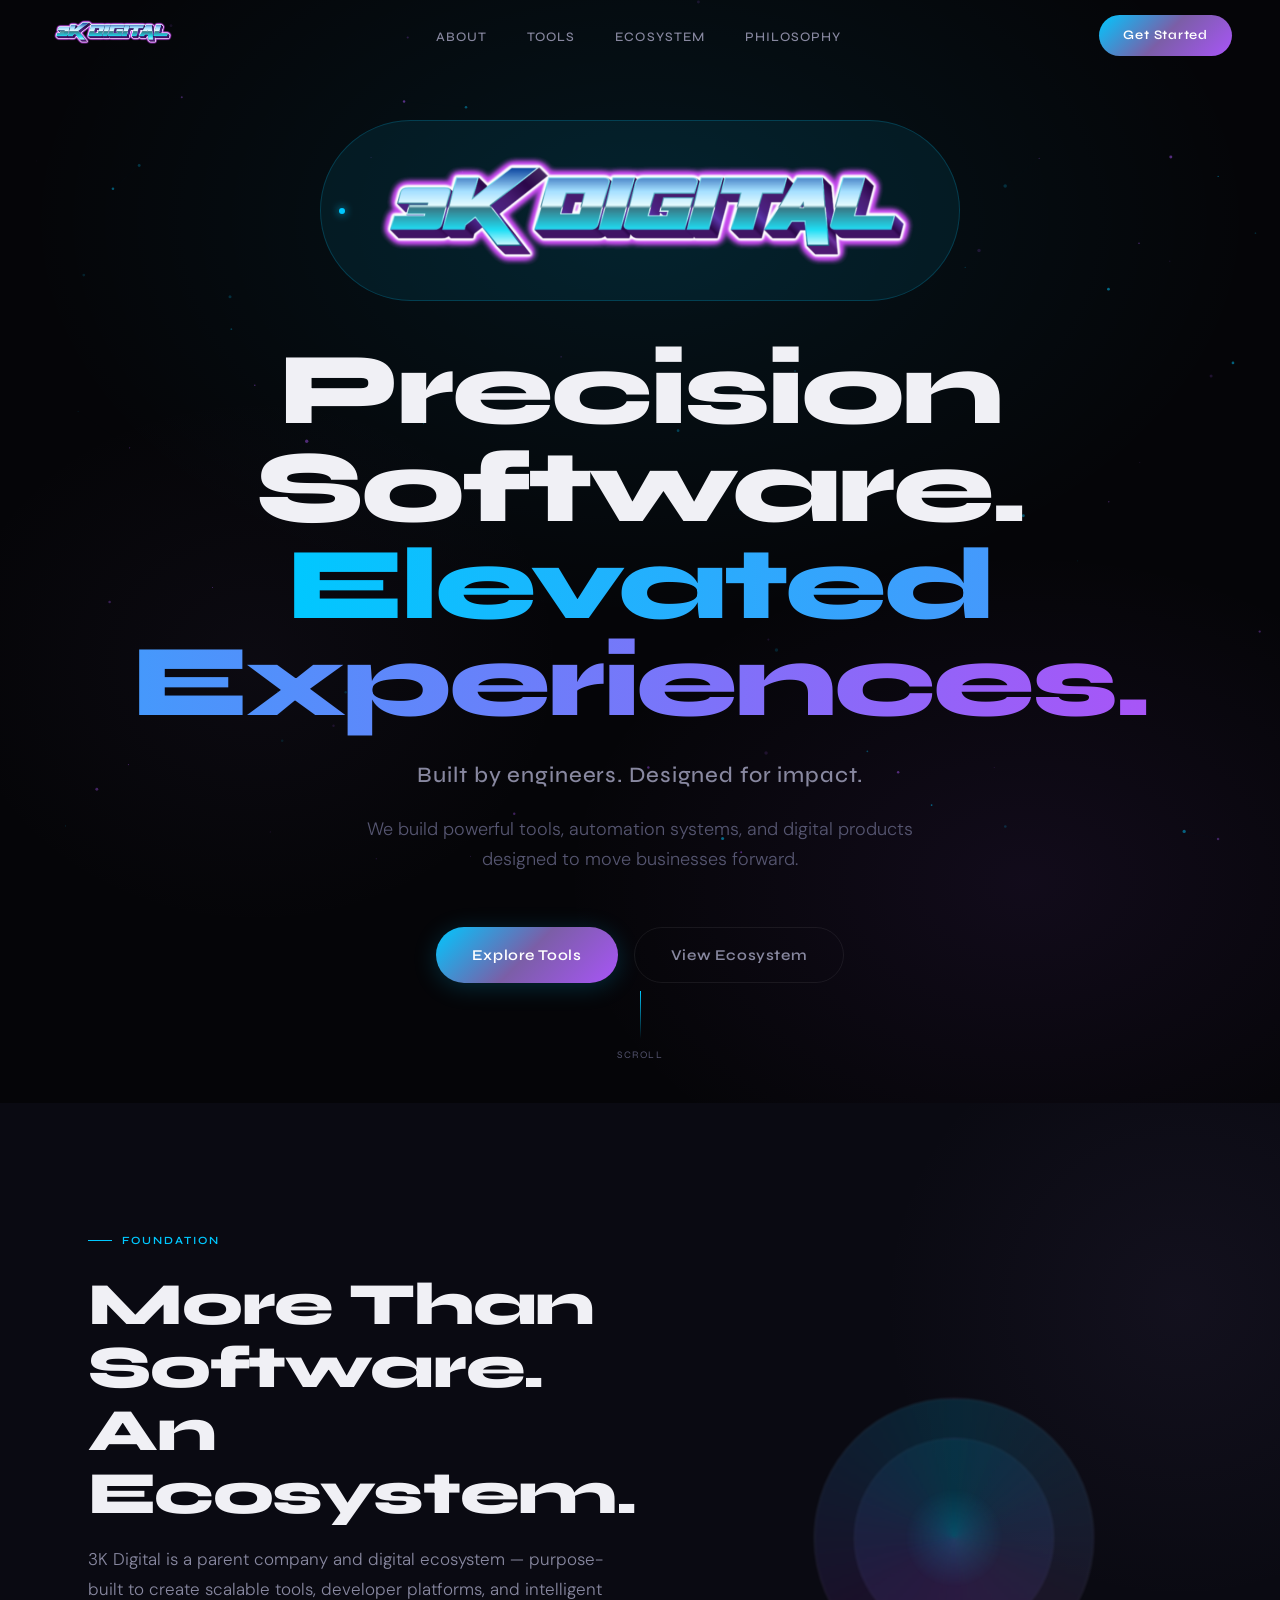
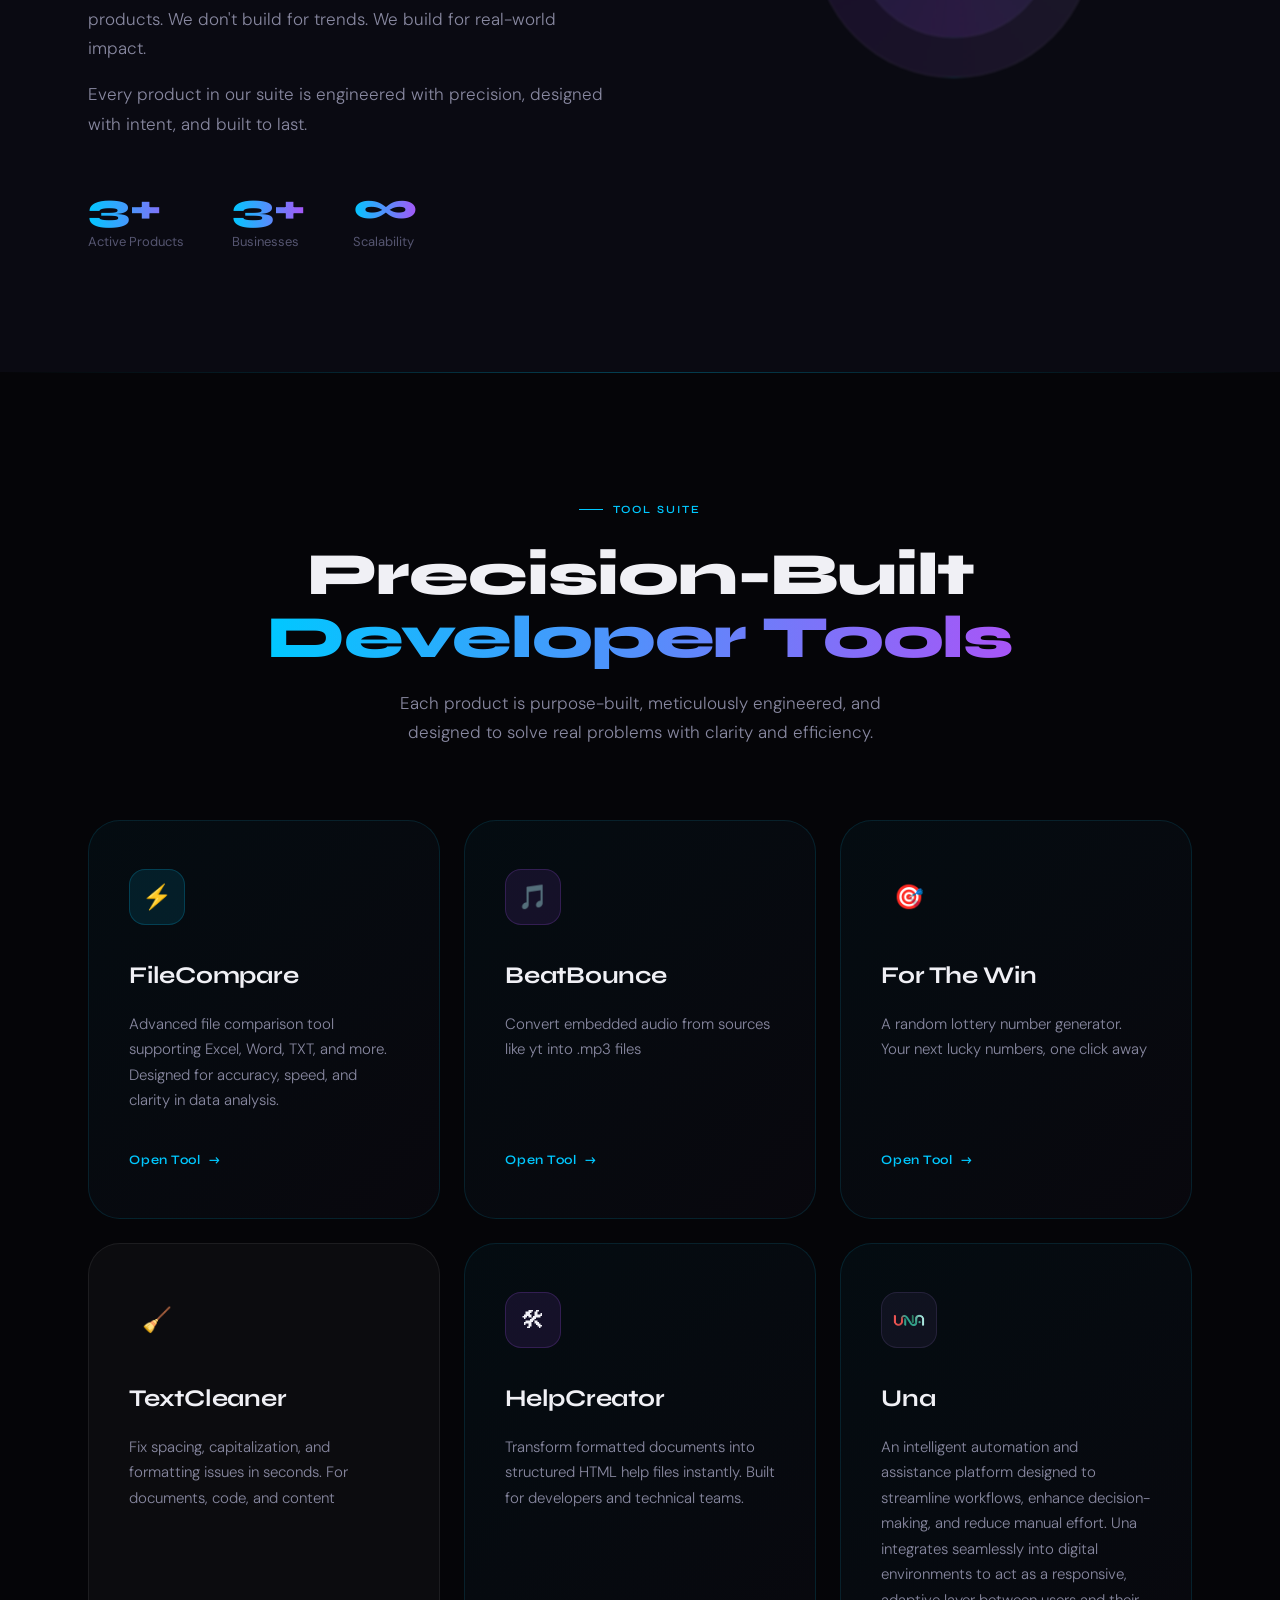
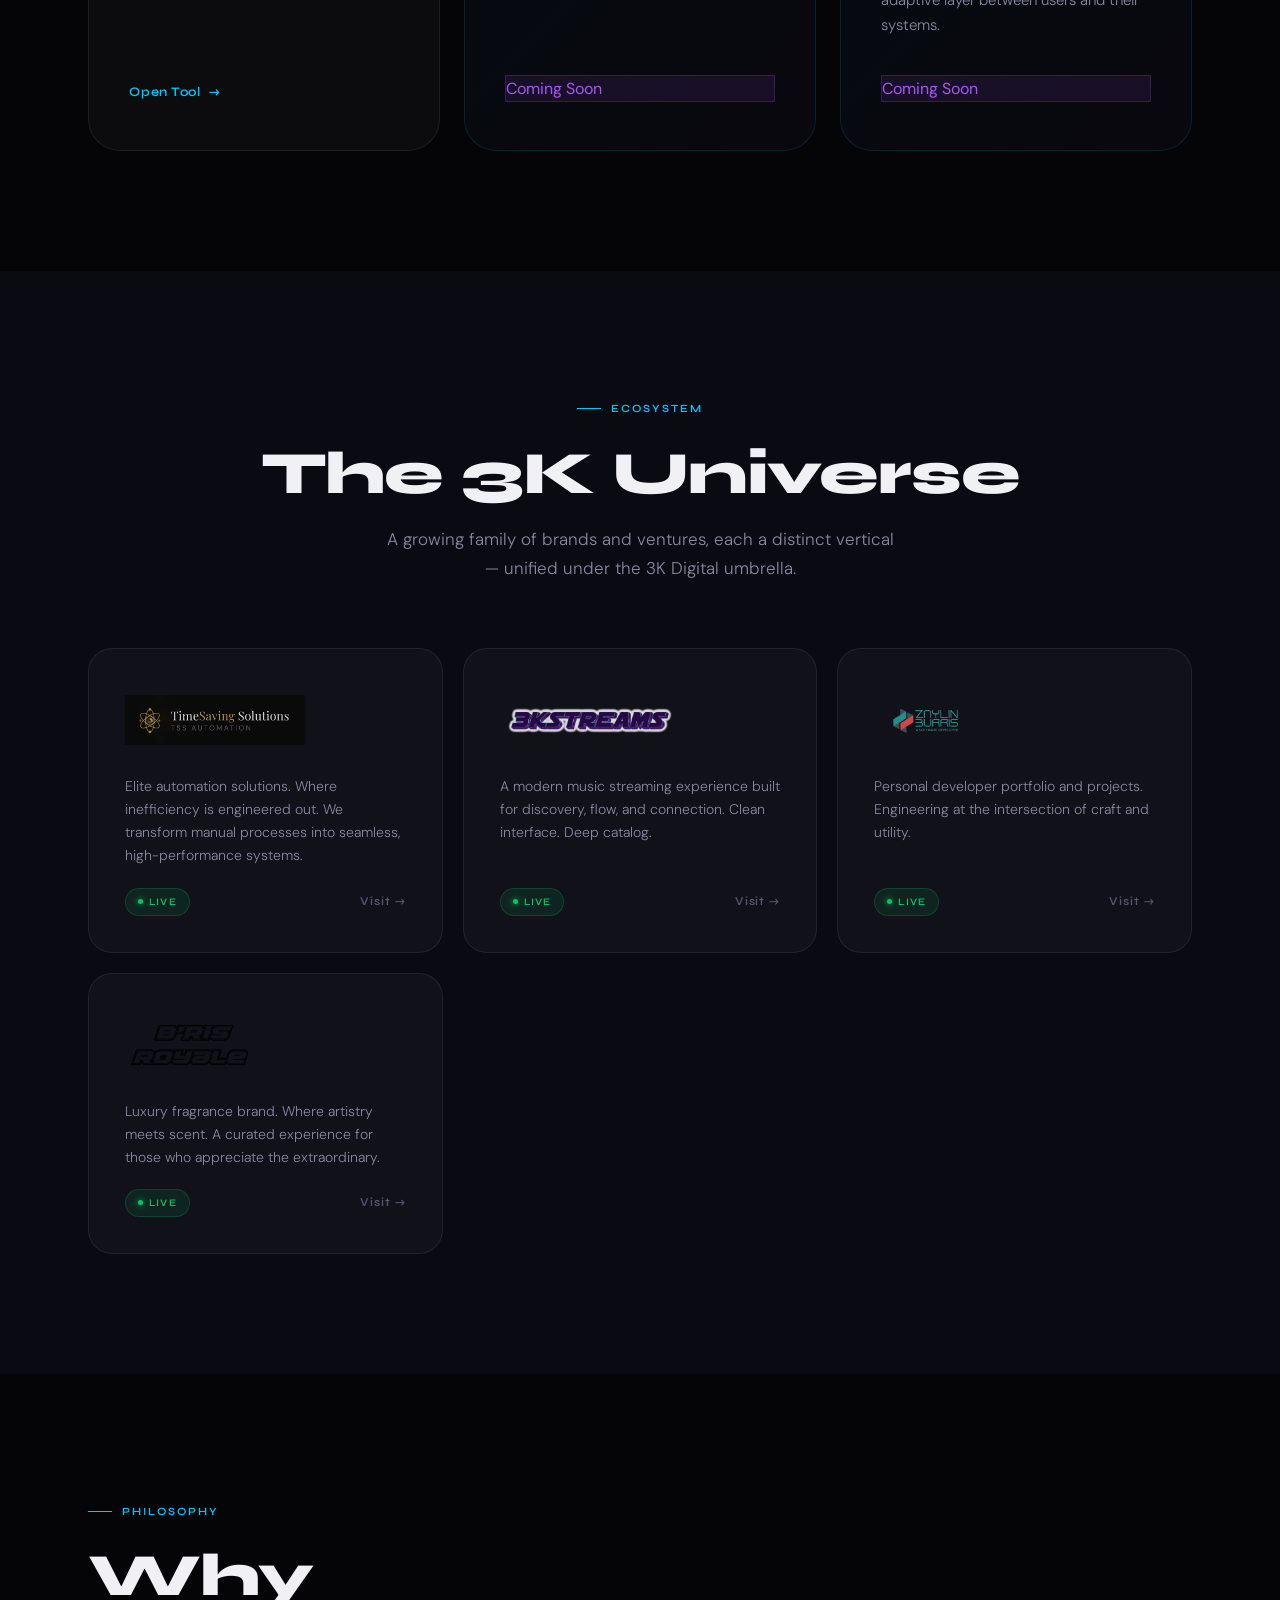
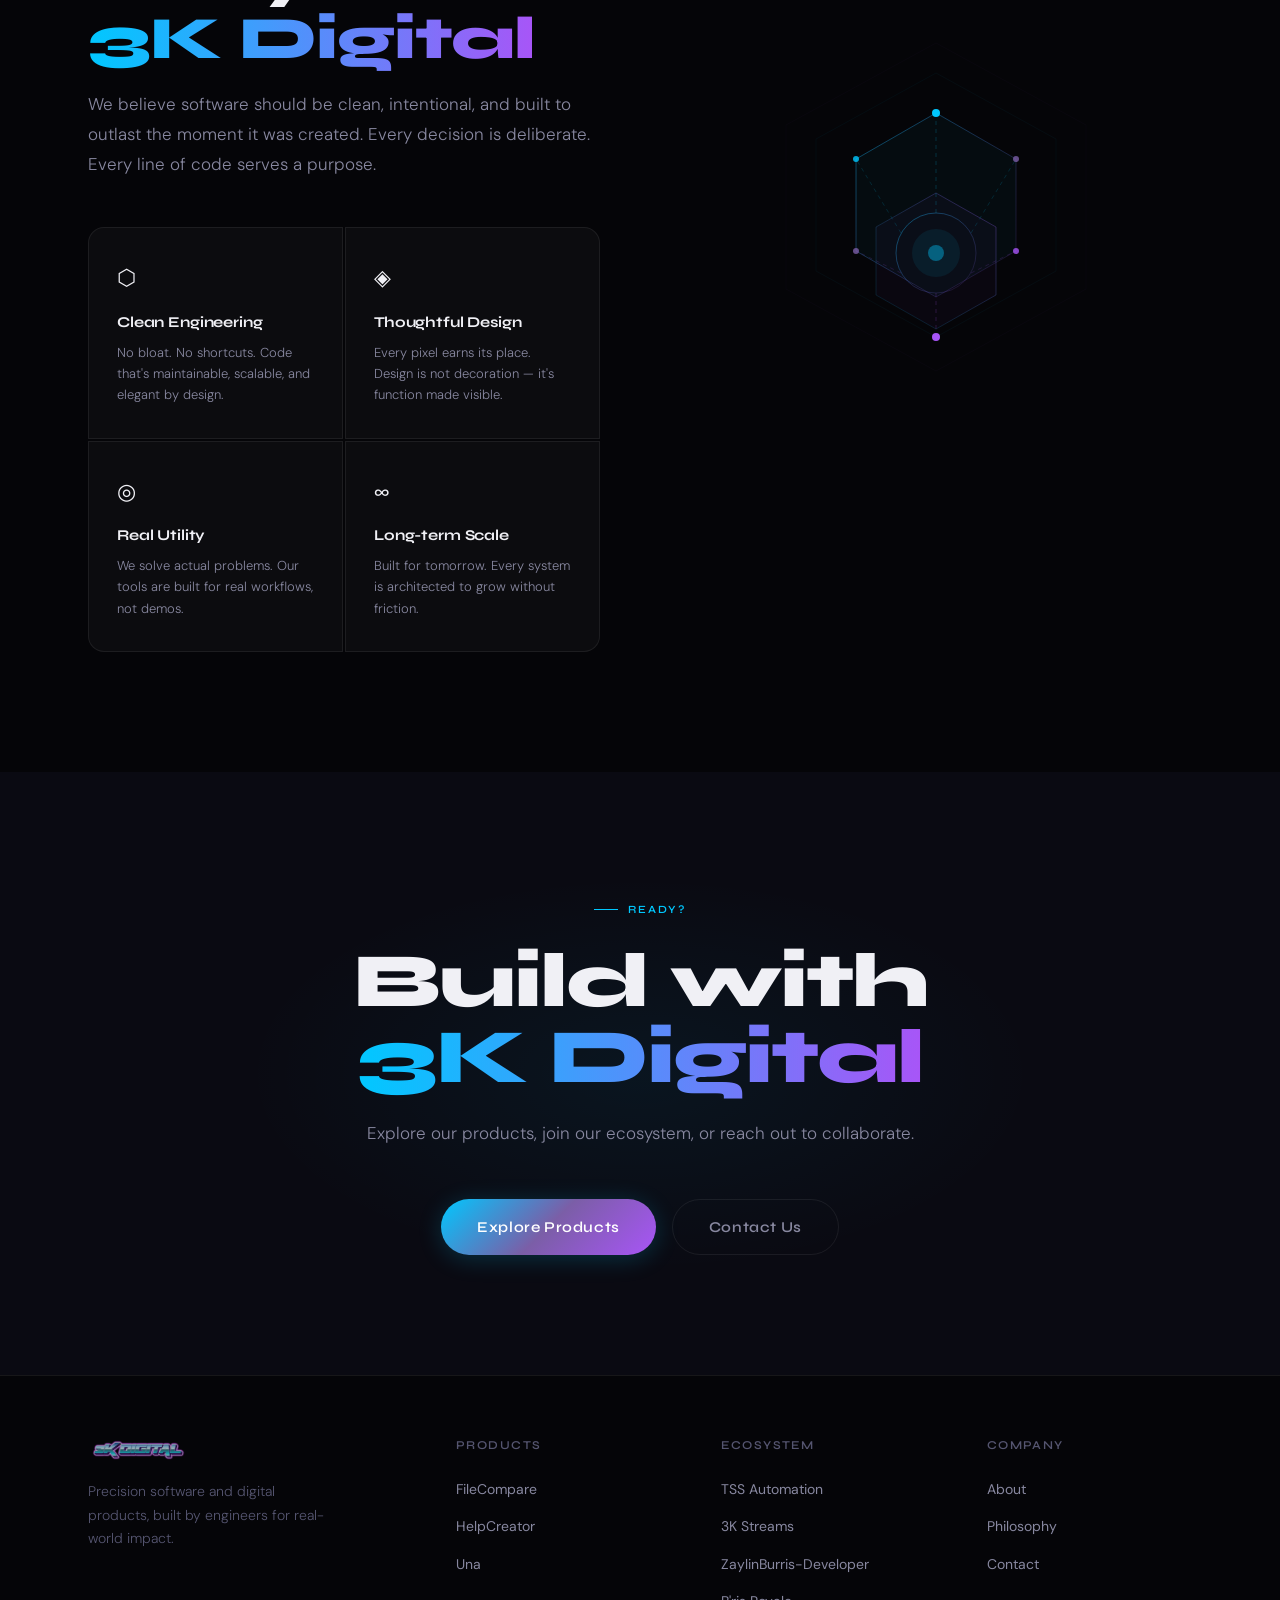
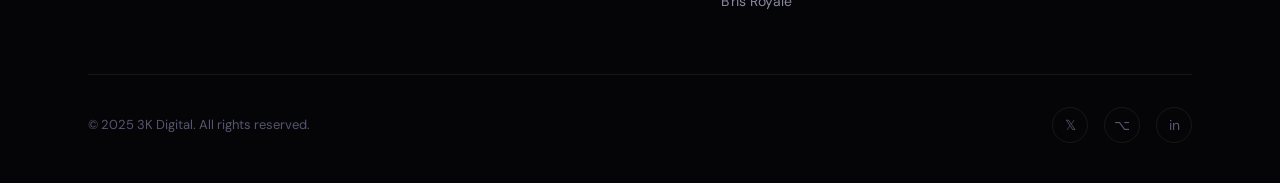
<file: index.html>
<!DOCTYPE html>
<html lang="en">
<head>
  <meta charset="UTF-8">
  <meta name="viewport" content="width=device-width, initial-scale=1.0">
  <title>3K Digital — Precision Software. Elevated Experiences.</title>
  <link rel="preconnect" href="https://fonts.googleapis.com">
  <link rel="preconnect" href="https://fonts.gstatic.com" crossorigin>
  <link href="https://fonts.googleapis.com/css2?family=Syne:wght@400;500;600;700;800&family=DM+Sans:ital,opsz,wght@0,9..40,300;0,9..40,400;0,9..40,500;1,9..40,300&display=swap" rel="stylesheet">
  <link rel="stylesheet" href="css/styles.css">
</head>
<body>

<!-- NAVIGATION -->
<nav id="navbar">
  <a class="nav-logo" href="#">
    <img src="assets/logos/3k-digital-logo.png"
         alt="3K Digital">
  </a>
  <ul class="nav-links">
    <li><a href="#about">About</a></li>
    <li><a href="#tools">Tools</a></li>
    <li><a href="#ecosystem">Ecosystem</a></li>
    <li><a href="#philosophy">Philosophy</a></li>
  </ul>
  <a href="#cta" class="nav-cta">Get Started</a>
  <div class="hamburger" id="hamburger">
    <span></span><span></span><span></span>
  </div>
</nav>

<!-- HERO -->
<section id="hero">
  <div class="hero-bg"></div>
  <canvas id="hero-canvas"></canvas>
  <div class="hero-content">
    <!--<div class="hero-badge">Digital Ecosystem</div>-->
    <div class="hero-badge">
      <img src="assets/logos/3k-digital-logo.png"
           alt="3K Digital"
           style="width: 46vw; height: auto;">
    </div>
    <h1 class="hero-title">
      Precision Software.<br>
      <span class="gradient-text">Elevated Experiences.</span>
    </h1>
    <p class="hero-tagline">Built by engineers. Designed for impact.</p>
    <p class="hero-sub">We build powerful tools, automation systems, and digital products designed to move businesses forward.</p>
    <div class="hero-actions">
      <a href="#tools" class="btn-primary">Explore Tools</a>
      <a href="#ecosystem" class="btn-ghost">View Ecosystem</a>
    </div>
  </div>
  <div class="scroll-indicator">
    <div class="scroll-line"></div>
    <span>Scroll</span>
  </div>
</section>

<!-- ABOUT -->
<section id="about">
  <div class="container">
    <div class="about-grid">
      <div class="about-text reveal">
        <div class="section-label">Foundation</div>
        <h2 class="section-title">More Than Software.<br>An Ecosystem.</h2>
        <p class="section-desc">3K Digital is a parent company and digital ecosystem — purpose-built to create scalable tools, developer platforms, and intelligent products. We don't build for trends. We build for real-world impact.</p>
        <p class="section-desc" style="margin-top:16px;">Every product in our suite is engineered with precision, designed with intent, and built to last.</p>
        <div class="about-stats">
          <div class="stat">
            <div class="stat-num">3+</div>
            <div class="stat-label">Active Products</div>
          </div>
          <div class="stat">
            <div class="stat-num">3+</div>
            <div class="stat-label">Businesses</div>
          </div>
          <div class="stat">
            <div class="stat-num">∞</div>
            <div class="stat-label">Scalability</div>
          </div>
        </div>
      </div>
      <div class="about-visual reveal reveal-delay-2">
        <div class="about-orb orb-1"></div>
        <div class="about-orb orb-2"></div>
        <div class="about-orb orb-3"></div>
      </div>
    </div>
  </div>
</section>

<!-- TOOLS -->
<section id="tools">
  <div class="container">
    <div class="tools-header reveal">
      <div class="section-label">Tool Suite</div>
      <h2 class="section-title">Precision-Built<br><span class="gradient-text">Developer Tools</span></h2>
      <p class="section-desc">Each product is purpose-built, meticulously engineered, and designed to solve real problems with clarity and efficiency.</p>
    </div>
    <div class="tools-grid">

        <div class="tool-card featured reveal reveal-delay-1">
            <div class="tool-icon tool-icon-fc">⚡</div>
            <div class="tool-name">FileCompare</div>
            <div class="tool-desc">Advanced file comparison tool supporting Excel, Word, TXT, and more. Designed for accuracy, speed, and clarity in data analysis.</div>
            <a href="./tools/filecompare/index.html" class="tool-link">Open Tool</a>
        </div>

        <div class="tool-card featured reveal reveal-delay-2">
            <div class="tool-icon tool-icon-hc">🎵</div>
            <div class="tool-name">BeatBounce</div>
            <div class="tool-desc">Convert embedded audio from sources like yt into .mp3 files</div>
            <a href="./tools/beatbounce/index.html" class="tool-link">Open Tool</a>
        </div>

        <div class="tool-card featured reveal reveal-delay-2">
            <div class="tool-icon tool-icon-ftw">🎯</div>
            <div class="tool-name">For The Win</div>
            <div class="tool-desc">A random lottery number generator. Your next lucky numbers, one click away</div>
            <a href="./tools/forthewin/index.html" class="tool-link">Open Tool</a>
        </div>

        <div class="tool-card reveal reveal-delay-3">
            <div class="tool-icon tool-icon-tc">🧹</div>
            <div class="tool-name">TextCleaner</div>
            <div class="tool-desc">Fix spacing, capitalization, and formatting issues in seconds. For documents, code, and content</div>
            <a href="./tools/textcleaner/index.html" class="tool-link">Open Tool</a>
        </div>

        <div class="tool-card featured reveal reveal-delay-2">
            <div class="tool-icon tool-icon-hc">🛠</div>
            <div class="tool-name">HelpCreator</div>
            <div class="tool-desc">Transform formatted documents into structured HTML help files instantly. Built for developers and technical teams.</div>
            <!--<a href="#" class="tool-link">Open Tool</a>-->
            <span class="eco-badge badge-soon">Coming Soon</span>
        </div>

        <div class="tool-card featured reveal reveal-delay-3">
            <div class="tool-icon tool-icon-una">
                <img src="assets/logos/una-logo.png" alt="Una">
            </div>
            <div class="tool-name">Una</div>
            <div class="tool-desc">An intelligent automation and assistance platform designed to streamline workflows, enhance decision-making, and reduce manual effort. Una integrates seamlessly into digital environments to act as a responsive, adaptive layer between users and their systems.</div>
            <!--<a href="#" class="tool-link">Explore Una</a>-->
            <span class="eco-badge badge-soon">Coming Soon</span>
        </div>

    </div>
  </div>
</section>

<!-- ECOSYSTEM -->
<section id="ecosystem">
  <div class="container">
    <div class="eco-header reveal">
      <div class="section-label">Ecosystem</div>
      <h2 class="section-title">The 3K Universe</h2>
      <p class="section-desc" style="margin:0 auto;">A growing family of brands and ventures, each a distinct vertical — unified under the 3K Digital umbrella.</p>
    </div>

    <!--
      ECOSYSTEM CARDS
      To add a new business, copy one of the .eco-card blocks below.
      Update: logo src, description, badge class (badge-live or badge-soon), and link href.
    -->
    <div class="eco-grid" id="eco-grid">

        <div class="eco-card reveal reveal-delay-3">
            <div class="eco-logo-wrap">
                <img src="assets/logos/tss-logo.png" alt="Time Saving Solutions Automation">
            </div>
            <div class="eco-desc">Elite automation solutions. Where inefficiency is engineered out. We transform manual processes into seamless, high-performance systems.</div>
            <div class="eco-footer">
                <span class="badge badge-live">Live</span>
                <a href="https://www.tss-automations.com" target="_blank" rel="noopener noreferrer" class="eco-link">Visit →</a>
            </div>
        </div>

        <div class="eco-card reveal reveal-delay-1">
            <div class="eco-logo-wrap">
                <img src="assets/logos/3kstreams-logo.png" alt="3K Streams">
            </div>
            <div class="eco-desc">A modern music streaming experience built for discovery, flow, and connection. Clean interface. Deep catalog.</div>
            <div class="eco-footer">
                <span class="badge badge-live">Live</span>
                <a href="https://3kstreams.azurewebsites.net" target="_blank" rel="noopener noreferrer" class="eco-link">Visit →</a>
            </div>
        </div>

        <div class="eco-card reveal reveal-delay-2">
            <div class="eco-logo-wrap">
                <img src="assets/logos/zaylin-burris-logo.png" alt="ZaylinBurris Developer">
            </div>
            <div class="eco-desc">Personal developer portfolio and projects. Engineering at the intersection of craft and utility.</div>
            <div class="eco-footer">
                <span class="badge badge-live">Live</span>
                <a href="https://zaylinburris-developer.us" target="_blank" rel="noopener noreferrer" class="eco-link">Visit →</a>
            </div>
        </div>

        <div class="eco-card reveal reveal-delay-3">
            <div class="eco-logo-wrap">
                <img src="assets/logos/bris-royale-logo.png" alt="B'ris Royale">
            </div>
            <div class="eco-desc">Luxury fragrance brand. Where artistry meets scent. A curated experience for those who appreciate the extraordinary.</div>
            <div class="eco-footer">
                <span class="badge badge-live">Live</span>
                <a href="https://www.bris-royale.com" target="_blank" rel="noopener noreferrer" class="eco-link">Visit →</a>
            </div>
        </div>

    </div>
  </div>
</section>

<!-- PHILOSOPHY -->
<section id="philosophy">
  <div class="container">
    <div class="phil-grid">
      <div class="reveal">
        <div class="section-label">Philosophy</div>
        <h2 class="section-title">Why<br><span class="gradient-text">3K Digital</span></h2>
        <p class="section-desc">We believe software should be clean, intentional, and built to outlast the moment it was created. Every decision is deliberate. Every line of code serves a purpose.</p>
        <div class="phil-pillars">
          <div class="pillar">
            <div class="pillar-icon">⬡</div>
            <div class="pillar-title">Clean Engineering</div>
            <div class="pillar-desc">No bloat. No shortcuts. Code that's maintainable, scalable, and elegant by design.</div>
          </div>
          <div class="pillar">
            <div class="pillar-icon">◈</div>
            <div class="pillar-title">Thoughtful Design</div>
            <div class="pillar-desc">Every pixel earns its place. Design is not decoration — it's function made visible.</div>
          </div>
          <div class="pillar">
            <div class="pillar-icon">◎</div>
            <div class="pillar-title">Real Utility</div>
            <div class="pillar-desc">We solve actual problems. Our tools are built for real workflows, not demos.</div>
          </div>
          <div class="pillar">
            <div class="pillar-icon">∞</div>
            <div class="pillar-title">Long-term Scale</div>
            <div class="pillar-desc">Built for tomorrow. Every system is architected to grow without friction.</div>
          </div>
        </div>
      </div>
      <div class="phil-visual reveal reveal-delay-2">
        <div class="phil-lines">
          <svg viewBox="0 0 500 480" fill="none" xmlns="http://www.w3.org/2000/svg">
            <defs>
              <linearGradient id="lineGrad1" x1="0" y1="0" x2="1" y2="1">
                <stop offset="0%" stop-color="#00c8ff" stop-opacity="0.4"/>
                <stop offset="100%" stop-color="#a855f7" stop-opacity="0.1"/>
              </linearGradient>
              <linearGradient id="lineGrad2" x1="1" y1="0" x2="0" y2="1">
                <stop offset="0%" stop-color="#a855f7" stop-opacity="0.3"/>
                <stop offset="100%" stop-color="#00c8ff" stop-opacity="0.1"/>
              </linearGradient>
            </defs>
            <polygon points="250,80 330,126 330,218 250,264 170,218 170,126" stroke="url(#lineGrad1)" stroke-width="1" fill="rgba(0,200,255,0.03)"/>
            <polygon points="250,160 310,194 310,262 250,296 190,262 190,194" stroke="url(#lineGrad2)" stroke-width="1" fill="rgba(168,85,247,0.03)"/>
            <polygon points="250,40 370,106 370,238 250,304 130,238 130,106" stroke="rgba(0,200,255,0.08)" stroke-width="0.5" fill="none"/>
            <polygon points="250,10 400,92 400,256 250,338 100,256 100,92" stroke="rgba(168,85,247,0.05)" stroke-width="0.5" fill="none"/>
            <circle cx="250" cy="220" r="40" fill="none" stroke="url(#lineGrad1)" stroke-width="1"/>
            <circle cx="250" cy="220" r="24" fill="rgba(0,200,255,0.08)"/>
            <circle cx="250" cy="220" r="8" fill="rgba(0,200,255,0.4)"/>
            <line x1="250" y1="180" x2="250" y2="80" stroke="rgba(0,200,255,0.2)" stroke-width="1" stroke-dasharray="4 4"/>
            <line x1="285" y1="200" x2="330" y2="126" stroke="rgba(0,200,255,0.15)" stroke-width="1" stroke-dasharray="4 4"/>
            <line x1="285" y1="240" x2="330" y2="218" stroke="rgba(168,85,247,0.15)" stroke-width="1" stroke-dasharray="4 4"/>
            <line x1="250" y1="260" x2="250" y2="304" stroke="rgba(168,85,247,0.2)" stroke-width="1" stroke-dasharray="4 4"/>
            <line x1="215" y1="240" x2="170" y2="218" stroke="rgba(168,85,247,0.15)" stroke-width="1" stroke-dasharray="4 4"/>
            <line x1="215" y1="200" x2="170" y2="126" stroke="rgba(0,200,255,0.15)" stroke-width="1" stroke-dasharray="4 4"/>
            <circle cx="250" cy="80" r="4" fill="#00c8ff"/>
            <circle cx="330" cy="126" r="3" fill="#7b5ea7" opacity="0.8"/>
            <circle cx="330" cy="218" r="3" fill="#a855f7" opacity="0.8"/>
            <circle cx="250" cy="304" r="4" fill="#a855f7"/>
            <circle cx="170" cy="218" r="3" fill="#7b5ea7" opacity="0.8"/>
            <circle cx="170" cy="126" r="3" fill="#00c8ff" opacity="0.8"/>
          </svg>
        </div>
      </div>
    </div>
  </div>
</section>

<!-- CTA -->
<section id="cta">
  <div class="container" style="position:relative;z-index:1;">
    <div class="reveal">
      <div class="section-label" style="justify-content:center;">Ready?</div>
      <h2 class="cta-title">Build with<br><span class="gradient-text">3K Digital</span></h2>
      <p class="cta-sub">Explore our products, join our ecosystem, or reach out to collaborate.</p>
      <div class="cta-actions">
        <a href="#tools" class="btn-primary">Explore Products</a>
        <a href="mailto:info@3k-digital.org" class="btn-ghost">Contact Us</a>
      </div>
    </div>
  </div>
</section>

<!-- FOOTER -->
<footer>
  <div class="container">
    <div class="footer-grid">
      <div class="footer-brand">
        <img src="assets/logos/3k-digital-logo.png" alt="3K Digital">
        <p>Precision software and digital products, built by engineers for real-world impact.</p>
      </div>
      <div class="footer-col">
        <h4>Products</h4>
        <ul>
          <li><a href="#">FileCompare</a></li>
          <li><a href="#">HelpCreator</a></li>
          <li><a href="#">Una</a></li>
        </ul>
      </div>
      <div class="footer-col">
        <h4>Ecosystem</h4>
        <ul>
            <li><a href="https://www.tss-automations.com" target="_blank" rel="noopener noreferrer">TSS Automation</a></li>
            <li><a href="https://3kstreams.azurewebsites.net" target="_blank" rel="noopener noreferrer">3K Streams</a></li>
            <li><a href="https://www.zaylinburris-developer.us/" target="_blank" rel="noopener noreferrer">ZaylinBurris-Developer</a></li>
            <li><a href="https://www.bris-royale.com" target="_blank" rel="noopener noreferrer">B'ris Royale</a></li>
            <!--<li><a href="#">ZaylinBurris</a></li>
    <li><a href="#">B'ris Royale</a></li>-->
        </ul>
      </div>
      <div class="footer-col">
        <h4>Company</h4>
        <ul>
          <li><a href="#about">About</a></li>
          <li><a href="#philosophy">Philosophy</a></li>
          <li><a href="mailto:info@3k-digital.org">Contact</a></li>
        </ul>
      </div>
    </div>
    <div class="footer-bottom">
      <div class="footer-copy">© 2025 3K Digital. All rights reserved.</div>
      <div class="social-links">
        <a href="#" class="social-link" aria-label="Twitter">𝕏</a>
        <a href="#" class="social-link" aria-label="GitHub">⌥</a>
        <a href="#" class="social-link" aria-label="LinkedIn">in</a>
      </div>
    </div>
  </div>
</footer>

<script src="js/main.js"></script>
</body>
</html>
</file>
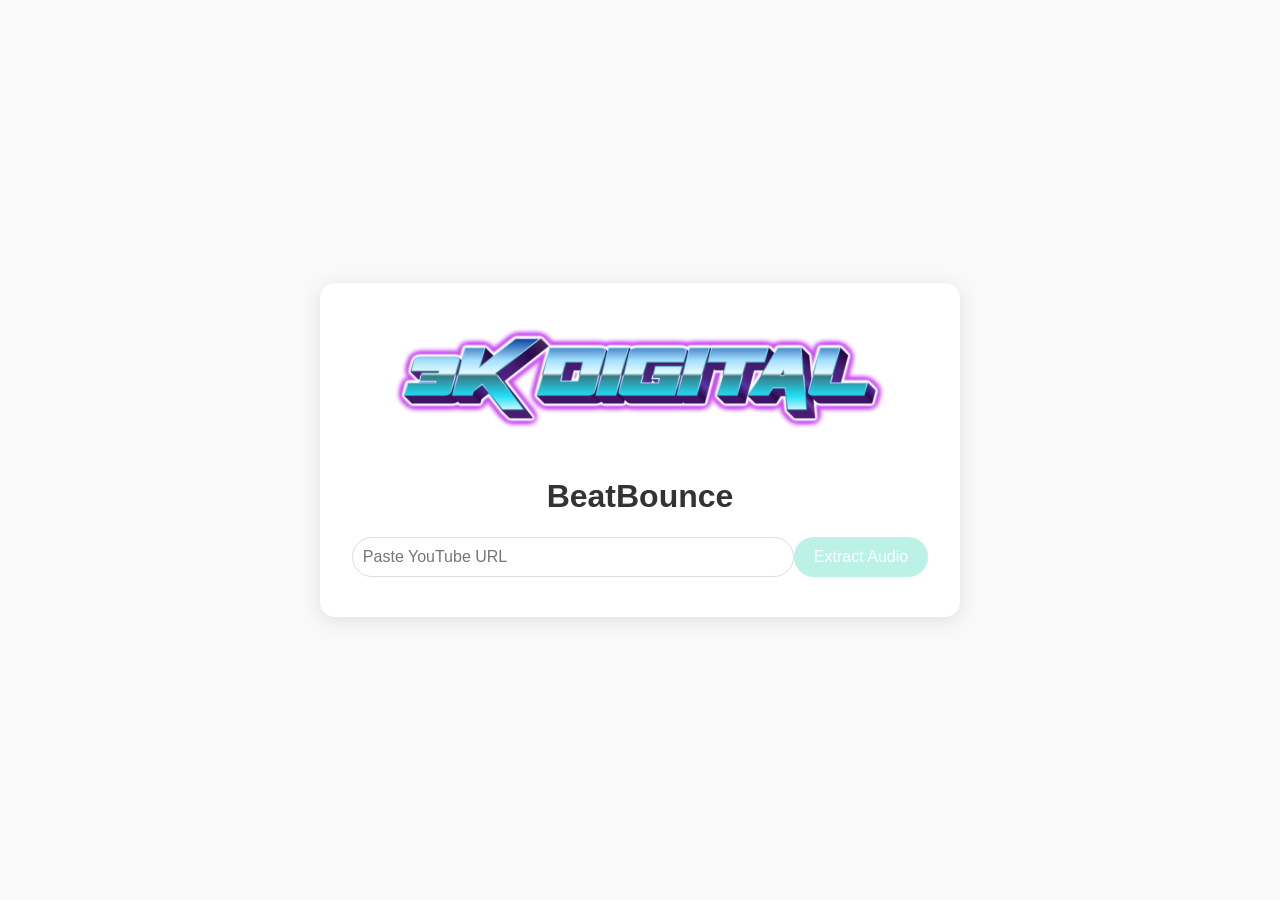
<file: tools/beatbounce/index.html>
<!DOCTYPE html>
<html lang="en">
<head>
    <meta charset="UTF-8">
    <meta name="viewport" content="width=device-width, initial-scale=1.0">
    <title>BeatBounce</title>
    <link rel="stylesheet" href="styles.css">
</head>
<body>
    <div class="app-container">
        <a href="../../index.html">
            <img src="../../assets/logos/3k-digital-logo.png" alt="3K Digital"
                 style="width:90%;">
        </a>
        <h1>BeatBounce</h1>
        <div class="input-container">
            <input type="text" id="url" placeholder="Paste YouTube URL" />
            <button id="submit-btn">Extract Audio</button>
        </div>

        <div id="loading" class="hidden">
            <div class="loading-spinner">⏳ Processing...</div>
        </div>

        <div id="audio-details" class="hidden">
            <h2 id="audio-title"></h2>
            <p id="audio-bpm">BPM: --</p>
            <p id="audio-key">Key: --</p>

            <audio id="audio-player" controls></audio>
            <button id="download-btn">Download MP3</button>
        </div>
    </div>

<script src="script.js"></script>
</body>
</html>
</file>
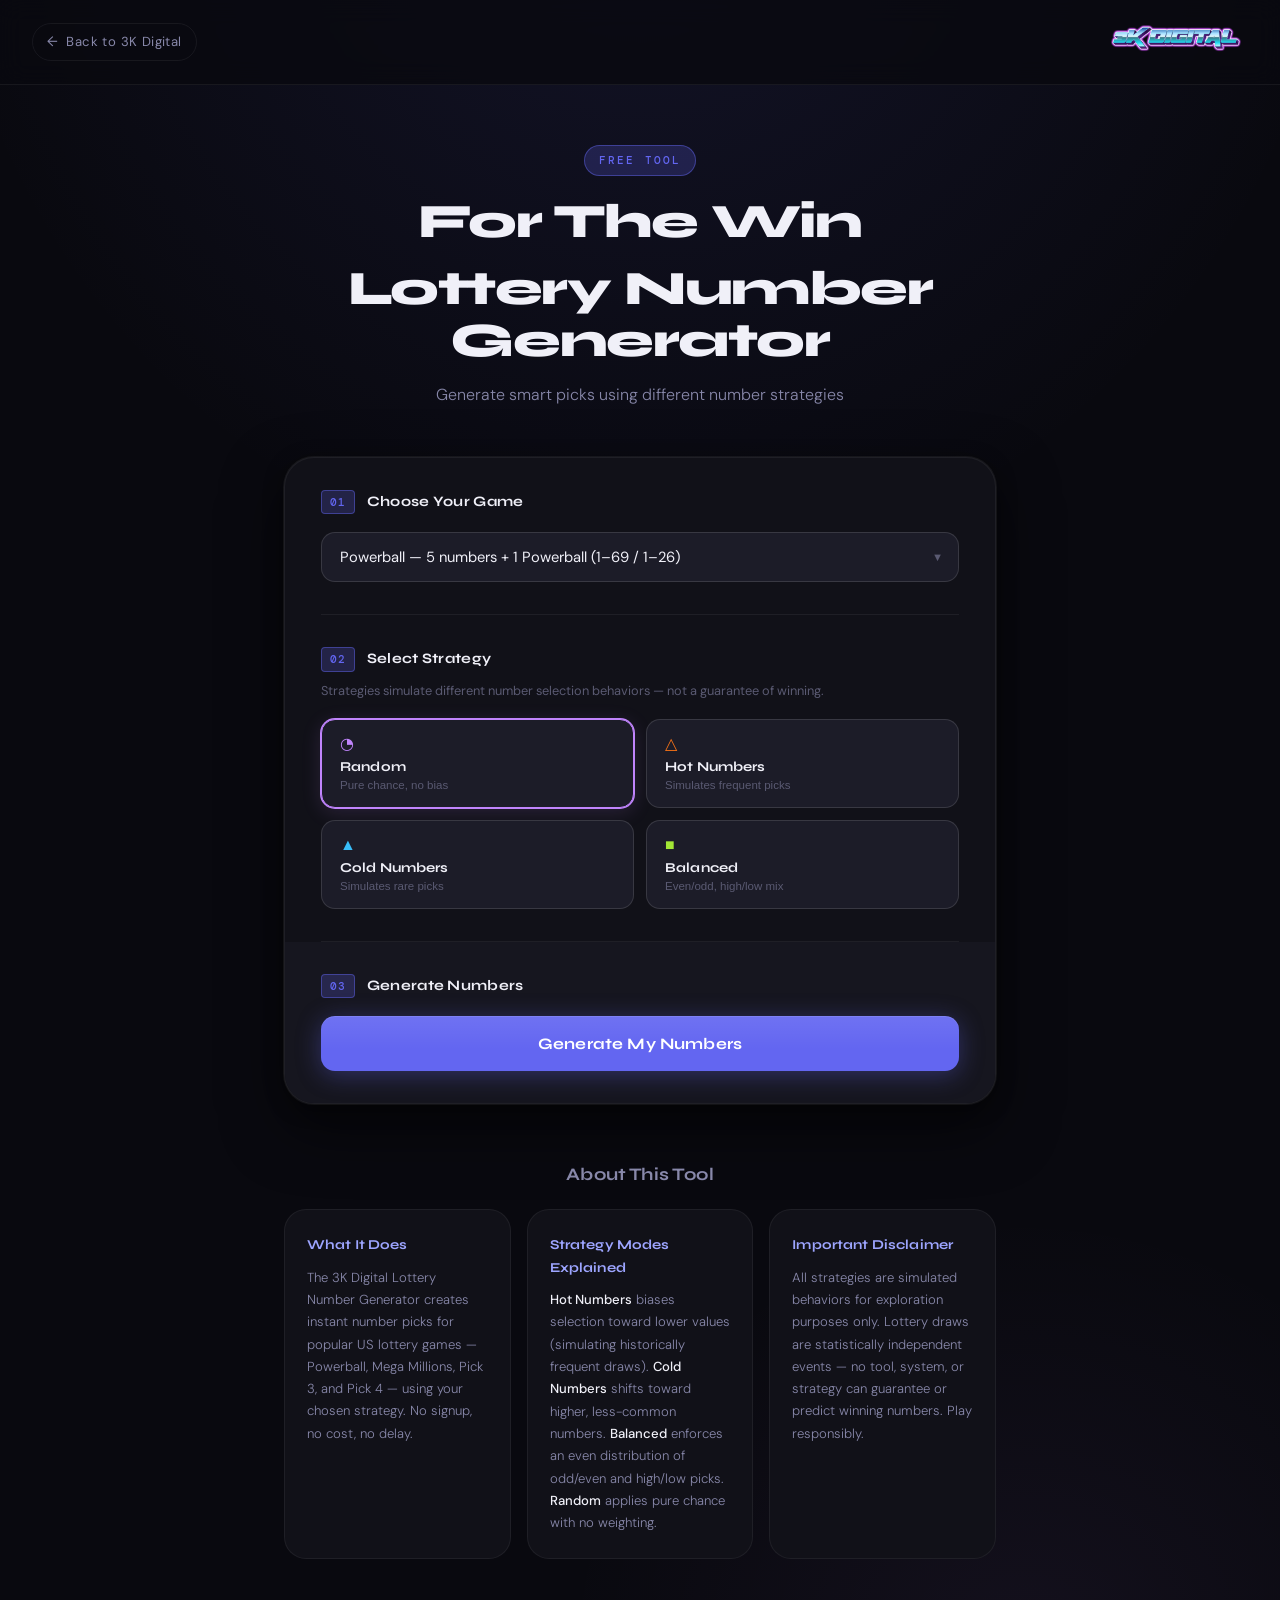
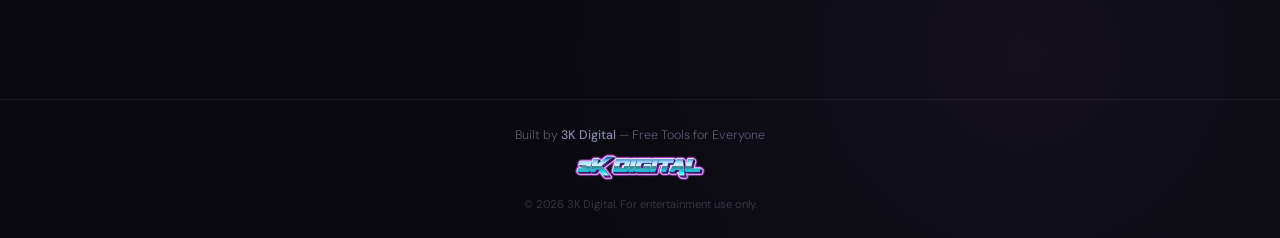
<file: tools/forthewin/index.html>
<!DOCTYPE html>
<html lang="en">
<head>
  <meta charset="UTF-8" />
  <meta name="viewport" content="width=device-width, initial-scale=1.0" />
  <title>For The Win - Lottery Number Generator | 3K Digital</title>
  <meta name="description" content="Generate lottery numbers instantly with smart strategy modes — Hot, Cold, Balanced, or Random. Free tool by 3K Digital. Works for Powerball, Mega Millions, Pick 3, and Pick 4." />
  <meta name="robots" content="index, follow" />
  <meta property="og:title" content="For The Win - Lottery Number Generator | 3K Digital" />
  <meta property="og:description" content="Pick smart lottery numbers with strategy modes. Free, fast, and beautifully designed by 3K Digital." />
  <meta property="og:type" content="website" />
  <link rel="stylesheet" href="styles.css" />
</head>
<body>

  <!-- Top nav bar -->
  <header class="site-header" role="banner">
    <a href="../../index.html" class="back-link" aria-label="Back to 3K Digital homepage">
      <span class="back-arrow">&#8592;</span> Back to 3K Digital
    </a>
    <div class="brand-mark">
        <a href="../../index.html">
            <img src="../../assets/logos/3k-digital-logo.png" alt="3k Digital"
                 style="width:9rem;">
        </a>
    </div>
  </header>

  <!-- Main content -->
  <main class="main-wrapper" role="main">

    <!-- Hero / Title -->
      <section class="hero" aria-labelledby="tool-title">
          <div class="hero-tag">Free Tool</div>
          <h1 id="tool-title">For The Win</h1>
          <h1 id="tool-title">Lottery Number Generator</h1>
          <p class="hero-sub">Generate smart picks using different number strategies</p>
      </section>

    <!-- Tool Card -->
    <div class="tool-card" role="region" aria-label="Lottery number generator tool">

      <!-- Step 1: Lottery Type -->
      <div class="card-section">
        <h2 class="section-label"><span class="step-num">01</span> Choose Your Game</h2>
        <div class="select-wrapper">
          <select id="lottery-type" aria-label="Select lottery game type">
            <option value="powerball">Powerball — 5 numbers + 1 Powerball (1–69 / 1–26)</option>
            <option value="megamillions">Mega Millions — 5 numbers + 1 Mega Ball (1–70 / 1–25)</option>
            <option value="pick3">Pick 3 — 3 numbers (0–9 each)</option>
            <option value="pick4">Pick 4 — 4 numbers (0–9 each)</option>
          </select>
          <span class="select-icon" aria-hidden="true">&#9660;</span>
        </div>
      </div>

      <!-- Divider -->
      <div class="card-divider" aria-hidden="true"></div>

      <!-- Step 2: Strategy -->
      <div class="card-section">
        <h2 class="section-label"><span class="step-num">02</span> Select Strategy</h2>
        <p class="section-hint">Strategies simulate different number selection behaviors — not a guarantee of winning.</p>
        <div class="strategy-grid" role="group" aria-label="Number strategy options">
          <button class="strategy-btn active" data-strategy="random" aria-pressed="true">
            <span class="strategy-icon">&#9684;</span>
            <span class="strategy-name">Random</span>
            <span class="strategy-desc">Pure chance, no bias</span>
          </button>
          <button class="strategy-btn" data-strategy="hot" aria-pressed="false">
            <span class="strategy-icon">&#9651;</span>
            <span class="strategy-name">Hot Numbers</span>
            <span class="strategy-desc">Simulates frequent picks</span>
          </button>
          <button class="strategy-btn" data-strategy="cold" aria-pressed="false">
            <span class="strategy-icon">&#9650;</span>
            <span class="strategy-name">Cold Numbers</span>
            <span class="strategy-desc">Simulates rare picks</span>
          </button>
          <button class="strategy-btn" data-strategy="balanced" aria-pressed="false">
            <span class="strategy-icon">&#9632;</span>
            <span class="strategy-name">Balanced</span>
            <span class="strategy-desc">Even/odd, high/low mix</span>
          </button>
        </div>
      </div>

      <!-- Divider -->
      <div class="card-divider" aria-hidden="true"></div>

      <!-- Step 3: Generate -->
      <div class="card-section generate-section">
        <h2 class="section-label"><span class="step-num">03</span> Generate Numbers</h2>
        <button id="generate-btn" class="generate-btn" aria-live="polite" aria-label="Generate lottery numbers">
          <span class="btn-text">Generate My Numbers</span>
          <span class="btn-loader" aria-hidden="true"></span>
        </button>
      </div>

      <!-- Results -->
      <div class="results-wrapper" id="results-wrapper" aria-live="polite" aria-atomic="true" hidden>
        <div class="results-label" id="results-game-label"></div>
        <div class="balls-container" id="balls-container" role="list" aria-label="Generated lottery numbers"></div>
        <button class="copy-btn" id="copy-btn" aria-label="Copy numbers to clipboard">
          <span>&#9112;</span> Copy Numbers
        </button>
        <p class="results-disclaimer">&#9432; Numbers generated for entertainment. Not a predictor of future results.</p>
      </div>

    </div>
    <!-- /tool-card -->

    <!-- SEO Content Block -->
    <section class="info-section" aria-labelledby="info-heading">
      <h2 id="info-heading">About This Tool</h2>
      <div class="info-grid">
        <div class="info-card">
          <h3>What It Does</h3>
          <p>The 3K Digital Lottery Number Generator creates instant number picks for popular US lottery games — Powerball, Mega Millions, Pick 3, and Pick 4 — using your chosen strategy. No signup, no cost, no delay.</p>
        </div>
        <div class="info-card">
          <h3>Strategy Modes Explained</h3>
          <p><strong>Hot Numbers</strong> biases selection toward lower values (simulating historically frequent draws). <strong>Cold Numbers</strong> shifts toward higher, less-common numbers. <strong>Balanced</strong> enforces an even distribution of odd/even and high/low picks. <strong>Random</strong> applies pure chance with no weighting.</p>
        </div>
        <div class="info-card">
          <h3>Important Disclaimer</h3>
          <p>All strategies are simulated behaviors for exploration purposes only. Lottery draws are statistically independent events — no tool, system, or strategy can guarantee or predict winning numbers. Play responsibly.</p>
        </div>
      </div>
    </section>

  </main>

  <!-- Footer -->
  <footer class="site-footer" role="contentinfo">
      <p>Built by <strong>3K Digital</strong> &mdash; Free Tools for Everyone</p>
      <a href="../../index.html">
          <img src="../../assets/logos/3k-digital-logo.png" alt="3k Digital"
               style="width:9rem;">
      </a>
      <p class="footer-legal">&copy; <span id="footer-year"></span> 3K Digital. For entertainment use only.</p>
  </footer>

  <script src="script.js"></script>
</body>
</html>
</file>
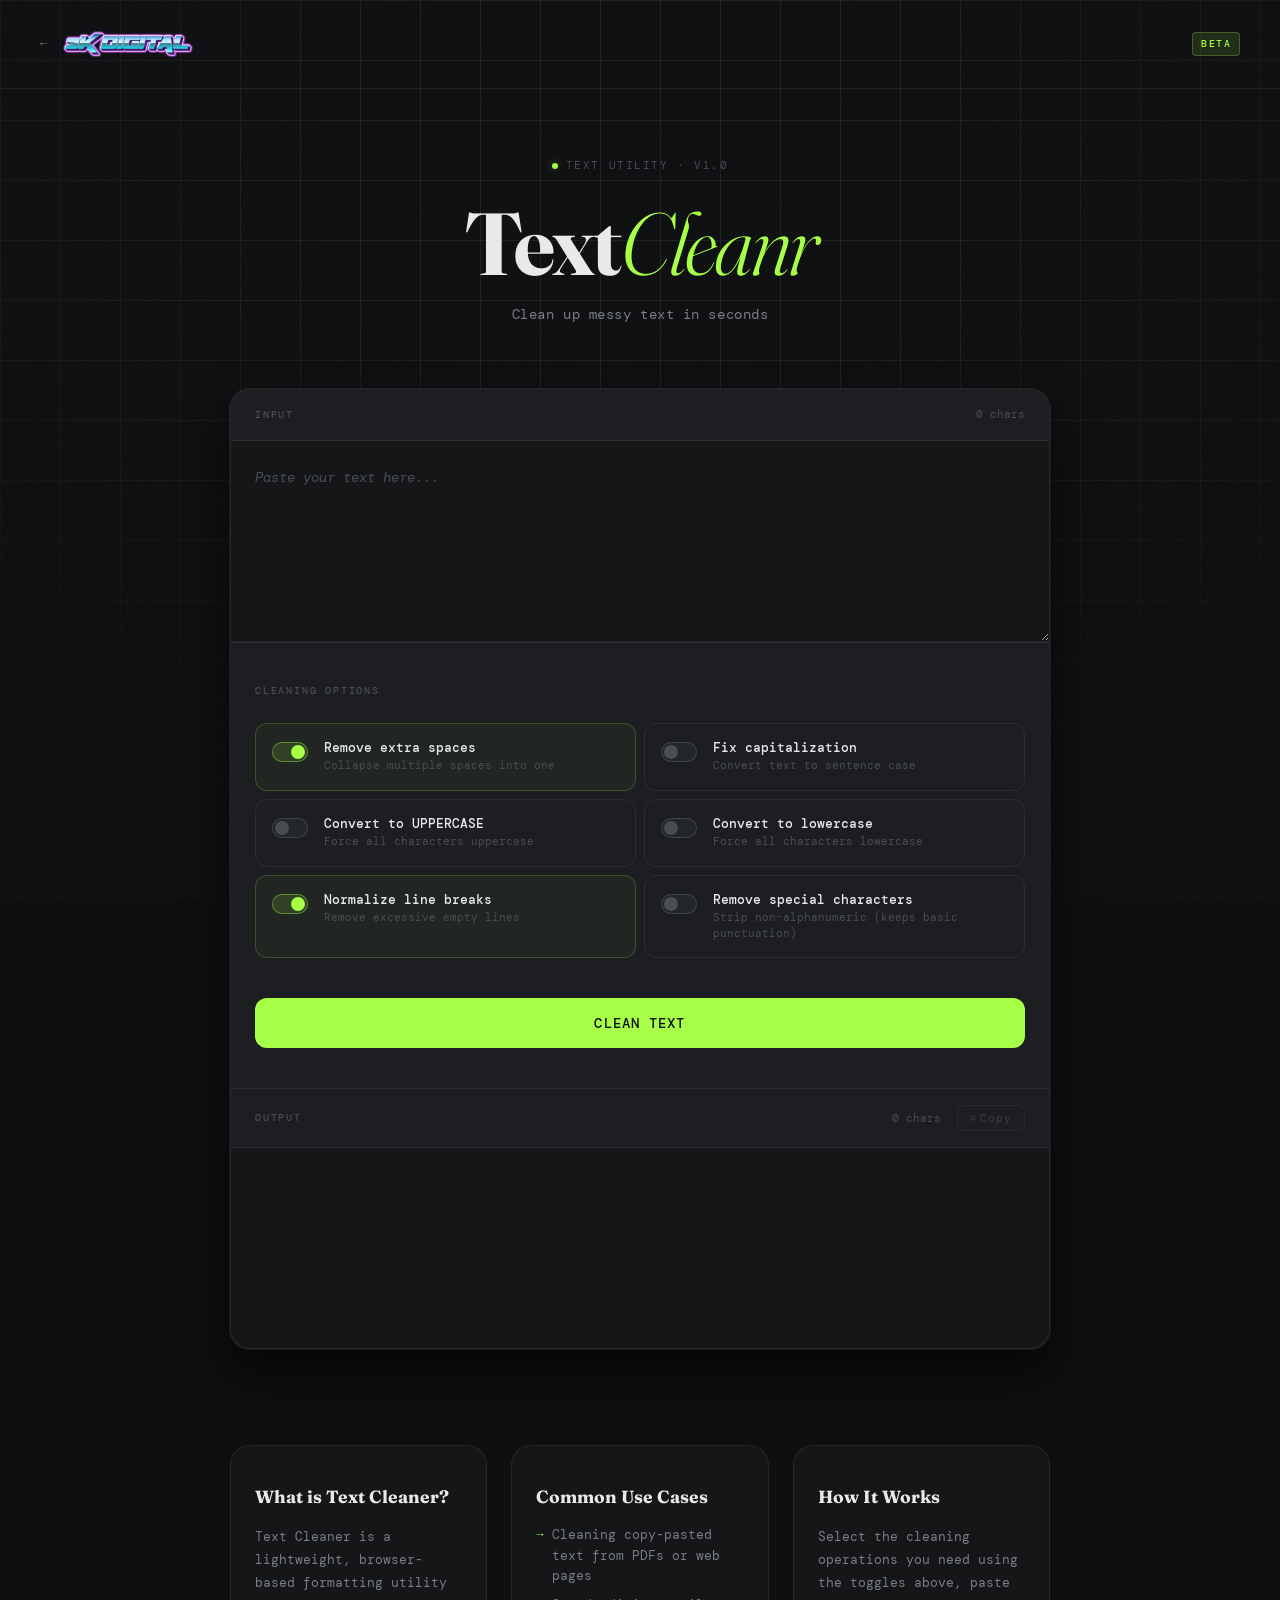
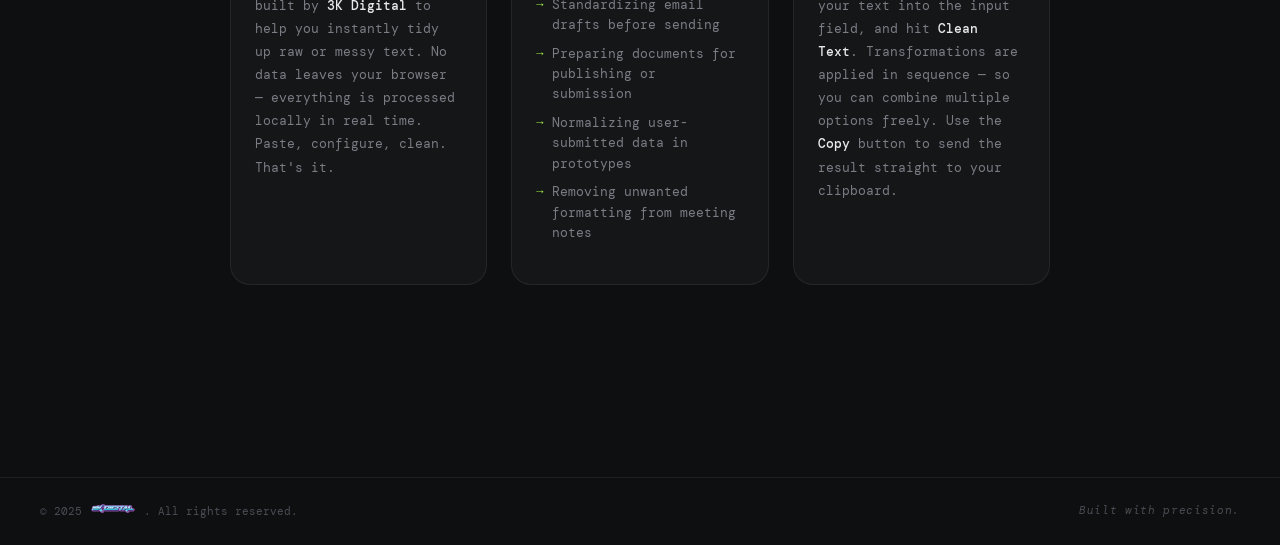
<file: tools/textcleaner/index.html>
﻿<!DOCTYPE html>
<html lang="en">
<head>
  <meta charset="UTF-8" />
  <meta name="viewport" content="width=device-width, initial-scale=1.0" />
  <meta name="description" content="Text Cleaner by 3K Digital — instantly remove extra spaces, fix capitalization, normalize line breaks, and clean messy text in seconds. Free online text formatting tool." />
  <meta property="og:title" content="Text Cleaner — 3K Digital" />
  <meta property="og:description" content="Clean up messy text in seconds. Remove spaces, fix capitalization, strip special characters and more." />
  <meta property="og:type" content="website" />
  <title>Text Cleaner — 3K Digital</title>
  <link rel="stylesheet" href="styles.css" />
  <!-- Distinctive display font: DM Mono for monospace precision + Fraunces for editorial warmth -->
  <link rel="preconnect" href="https://fonts.googleapis.com" />
  <link rel="preconnect" href="https://fonts.gstatic.com" crossorigin />
  <link href="https://fonts.googleapis.com/css2?family=DM+Mono:ital,wght@0,300;0,400;0,500;1,300&family=Fraunces:ital,opsz,wght@0,9..144,300;0,9..144,700;1,9..144,300&display=swap" rel="stylesheet" />
</head>
<body>

  <!-- Background noise texture overlay -->
  <div class="bg-noise" aria-hidden="true"></div>

  <!-- Grid lines decoration -->
  <div class="bg-grid" aria-hidden="true"></div>

  <header class="site-header">
    <a href="../../index.html" class="back-link" aria-label="Back to 3k Digital homepage">
      <span class="back-arrow">←</span>
      <img src="../../assets/logos/3k-digital-logo.png" alt="3k Digital"
           style="width:9rem;">
    </a>
    <div class="brand-badge">BETA</div>
  </header>

  <main class="main-wrapper">

    <!-- ── Hero Title ───────────────────────────────────── -->
    <section class="hero" aria-labelledby="tool-title">
      <div class="hero-eyebrow">
        <span class="dot"></span>
        <span>Text Utility · v1.0</span>
      </div>
      <h1 id="tool-title" class="hero-title">
        Text<em>Cleanr</em>
      </h1>
      <p class="hero-sub">Clean up messy text in seconds</p>
    </section>

    <!-- ── Tool Interface ────────────────────────────────── -->
    <section class="tool-card" aria-label="Text cleaning tool">

      <!-- Input Area -->
      <div class="panel panel--input">
        <div class="panel-header">
          <label for="input-text" class="panel-label">INPUT</label>
          <span class="char-count" id="input-count">0 chars</span>
        </div>
        <textarea
          id="input-text"
          class="text-area"
          placeholder="Paste your text here..."
          spellcheck="false"
          aria-describedby="input-count"
        ></textarea>
      </div>

      <!-- Controls Section -->
      <div class="controls-section" role="group" aria-labelledby="controls-heading">
        <h2 id="controls-heading" class="controls-heading">CLEANING OPTIONS</h2>

        <div class="controls-grid">

          <label class="toggle-item" for="opt-spaces">
            <input type="checkbox" id="opt-spaces" class="toggle-input" checked />
            <span class="toggle-track" aria-hidden="true">
              <span class="toggle-thumb"></span>
            </span>
            <span class="toggle-label">
              <span class="toggle-name">Remove extra spaces</span>
              <span class="toggle-desc">Collapse multiple spaces into one</span>
            </span>
          </label>

          <label class="toggle-item" for="opt-sentence-case">
            <input type="checkbox" id="opt-sentence-case" class="toggle-input" />
            <span class="toggle-track" aria-hidden="true">
              <span class="toggle-thumb"></span>
            </span>
            <span class="toggle-label">
              <span class="toggle-name">Fix capitalization</span>
              <span class="toggle-desc">Convert text to sentence case</span>
            </span>
          </label>

          <label class="toggle-item" for="opt-uppercase">
            <input type="checkbox" id="opt-uppercase" class="toggle-input" />
            <span class="toggle-track" aria-hidden="true">
              <span class="toggle-thumb"></span>
            </span>
            <span class="toggle-label">
              <span class="toggle-name">Convert to UPPERCASE</span>
              <span class="toggle-desc">Force all characters uppercase</span>
            </span>
          </label>

          <label class="toggle-item" for="opt-lowercase">
            <input type="checkbox" id="opt-lowercase" class="toggle-input" />
            <span class="toggle-track" aria-hidden="true">
              <span class="toggle-thumb"></span>
            </span>
            <span class="toggle-label">
              <span class="toggle-name">Convert to lowercase</span>
              <span class="toggle-desc">Force all characters lowercase</span>
            </span>
          </label>

          <label class="toggle-item" for="opt-linebreaks">
            <input type="checkbox" id="opt-linebreaks" class="toggle-input" checked />
            <span class="toggle-track" aria-hidden="true">
              <span class="toggle-thumb"></span>
            </span>
            <span class="toggle-label">
              <span class="toggle-name">Normalize line breaks</span>
              <span class="toggle-desc">Remove excessive empty lines</span>
            </span>
          </label>

          <label class="toggle-item" for="opt-special">
            <input type="checkbox" id="opt-special" class="toggle-input" />
            <span class="toggle-track" aria-hidden="true">
              <span class="toggle-thumb"></span>
            </span>
            <span class="toggle-label">
              <span class="toggle-name">Remove special characters</span>
              <span class="toggle-desc">Strip non-alphanumeric (keeps basic punctuation)</span>
            </span>
          </label>

        </div>

        <!-- Action Button -->
        <button id="clean-btn" class="clean-btn" aria-label="Clean the input text">
          <span class="btn-text">Clean Text</span>
          <span class="btn-spinner" aria-hidden="true"></span>
          <span class="btn-glow" aria-hidden="true"></span>
        </button>

      </div>

      <!-- Output Area -->
      <div class="panel panel--output">
        <div class="panel-header">
          <label for="output-text" class="panel-label">OUTPUT</label>
          <div class="output-actions">
            <span class="char-count" id="output-count">0 chars</span>
            <button id="copy-btn" class="copy-btn" aria-label="Copy output text to clipboard" disabled>
              <span class="copy-icon" aria-hidden="true">⎘</span>
              <span class="copy-text">Copy</span>
            </button>
          </div>
        </div>
        <textarea
          id="output-text"
          class="text-area text-area--output"
          readonly
          placeholder="Cleaned text will appear here..."
          aria-live="polite"
          aria-label="Cleaned text output"
        ></textarea>
      </div>

    </section>

    <!-- ── SEO Content Section ───────────────────────────── -->
    <section class="info-section" aria-labelledby="about-heading">
      <div class="info-grid">

        <article class="info-card">
          <h2 id="about-heading" class="info-card__title">What is Text Cleaner?</h2>
          <p class="info-card__body">
            Text Cleaner is a lightweight, browser-based formatting utility built by
            <strong>3K Digital</strong> to help you instantly tidy up raw or messy text.
            No data leaves your browser — everything is processed locally in real time.
            Paste, configure, clean. That's it.
          </p>
        </article>

        <article class="info-card">
          <h2 class="info-card__title">Common Use Cases</h2>
          <ul class="info-card__list">
            <li>Cleaning copy-pasted text from PDFs or web pages</li>
            <li>Standardizing email drafts before sending</li>
            <li>Preparing documents for publishing or submission</li>
            <li>Normalizing user-submitted data in prototypes</li>
            <li>Removing unwanted formatting from meeting notes</li>
          </ul>
        </article>

        <article class="info-card">
          <h2 class="info-card__title">How It Works</h2>
          <p class="info-card__body">
            Select the cleaning operations you need using the toggles above, paste your
            text into the input field, and hit <strong>Clean Text</strong>. Transformations
            are applied in sequence — so you can combine multiple options freely.
            Use the <strong>Copy</strong> button to send the result straight to your clipboard.
          </p>
        </article>

      </div>
    </section>

  </main>

  <footer class="site-footer">
    <span>© 2025 <a href="../../index.html" class="footer-link">
    <img src="../../assets/logos/3k-digital-logo.png" alt="3k Digital"
         style="width:3rem;">
    </a>. All rights reserved.</span>
    <span class="footer-tag">Built with precision.</span>
  </footer>

  <script src="script.js"></script>
</body>
</html>
</file>
<file: css/styles.css>
/* ─────────────────────────────────────────
   3K Digital — Main Stylesheet
   ───────────────────────────────────────── */

:root {
  --bg-primary: #050508;
  --bg-secondary: #0a0a12;
  --bg-card: rgba(255,255,255,0.03);
  --bg-card-hover: rgba(255,255,255,0.06);
  --border: rgba(255,255,255,0.07);
  --border-hover: rgba(100,180,255,0.25);
  --text-primary: #f0f0f5;
  --text-secondary: #8888a0;
  --text-muted: #555570;
  --accent-cyan: #00c8ff;
  --accent-purple: #7b5ea7;
  --accent-violet: #a855f7;
  --accent-gradient: linear-gradient(135deg, #00c8ff 0%, #7b5ea7 50%, #a855f7 100%);
  --accent-gradient-text: linear-gradient(90deg, #00c8ff, #a855f7);
  --glow-cyan: 0 0 40px rgba(0,200,255,0.15);
  --glow-purple: 0 0 40px rgba(168,85,247,0.15);
  --radius-sm: 8px;
  --radius-md: 16px;
  --radius-lg: 24px;
  --radius-xl: 32px;
  --font-display: 'Syne', sans-serif;
  --font-body: 'DM Sans', sans-serif;
  --nav-height: 72px;
  --section-pad: 120px;
}

*, *::before, *::after { box-sizing: border-box; margin: 0; padding: 0; }
html { scroll-behavior: smooth; }

body {
  background: var(--bg-primary);
  color: var(--text-primary);
  font-family: var(--font-body);
  font-size: 16px;
  line-height: 1.6;
  overflow-x: hidden;
  -webkit-font-smoothing: antialiased;
}

/* ─── SCROLLBAR ─── */
::-webkit-scrollbar { width: 4px; }
::-webkit-scrollbar-track { background: var(--bg-primary); }
::-webkit-scrollbar-thumb { background: var(--accent-purple); border-radius: 2px; }

/* ─── NAV ─── */
nav {
  position: fixed;
  top: 0; left: 0; right: 0;
  height: var(--nav-height);
  display: flex;
  align-items: center;
  justify-content: space-between;
  padding: 0 48px;
  z-index: 1000;
  transition: background 0.4s ease, backdrop-filter 0.4s ease, border-color 0.4s ease;
  border-bottom: 1px solid transparent;
}
nav.scrolled {
  background: rgba(5,5,8,0.85);
  backdrop-filter: blur(20px);
  border-color: var(--border);
}
.nav-logo img {
  height: 36px;
  width: auto;
  object-fit: contain;
}
.nav-links {
  display: flex;
  gap: 40px;
  list-style: none;
}
.nav-links a {
  color: var(--text-secondary);
  text-decoration: none;
  font-family: var(--font-display);
  font-size: 13px;
  font-weight: 500;
  letter-spacing: 0.08em;
  text-transform: uppercase;
  transition: color 0.2s;
}
.nav-links a:hover { color: var(--text-primary); }
.nav-cta {
  background: var(--accent-gradient);
  color: white;
  border: none;
  padding: 10px 24px;
  border-radius: 100px;
  font-family: var(--font-display);
  font-size: 13px;
  font-weight: 600;
  letter-spacing: 0.06em;
  cursor: pointer;
  transition: opacity 0.2s, transform 0.2s;
  text-decoration: none;
}
.nav-cta:hover { opacity: 0.85; transform: scale(1.02); }
.hamburger { display: none; flex-direction: column; gap: 5px; cursor: pointer; }
.hamburger span { display: block; width: 22px; height: 2px; background: var(--text-primary); border-radius: 2px; transition: all 0.3s; }

/* ─── HERO ─── */
#hero {
  position: relative;
  min-height: 100vh;
  display: flex;
  align-items: center;
  justify-content: center;
  text-align: center;
  /*padding: 120px 24px 80px;*/
  overflow: hidden;
}
#hero-canvas {
  position: absolute;
  top: 0; left: 0;
  width: 100%; height: 100%;
  pointer-events: none;
  z-index: 0;
}
.hero-bg {
  position: absolute;
  inset: 0;
  background:
    radial-gradient(ellipse 80% 60% at 50% 20%, rgba(0,200,255,0.08) 0%, transparent 60%),
    radial-gradient(ellipse 60% 50% at 80% 80%, rgba(168,85,247,0.08) 0%, transparent 60%),
    radial-gradient(ellipse 40% 40% at 20% 60%, rgba(123,94,167,0.06) 0%, transparent 60%);
}
.hero-content { position: relative; z-index: 1; /*max-width: 900px;*/ }

.hero-badge {
  display: inline-flex;
  align-items: center;
  gap: 8px;
  background: rgba(0,200,255,0.08);
  border: 1px solid rgba(0,200,255,0.2);
  color: var(--accent-cyan);
  font-family: var(--font-display);
  font-size: 11px;
  font-weight: 600;
  letter-spacing: 0.15em;
  text-transform: uppercase;
  padding: 8px 18px;
  border-radius: 100px;
  margin-bottom: 40px;
  opacity: 0;
  animation: fadeUp 0.8s 0.2s forwards;
}
.hero-badge::before {
  content: '';
  width: 6px; height: 6px;
  border-radius: 50%;
  background: var(--accent-cyan);
  box-shadow: 0 0 8px var(--accent-cyan);
  animation: pulse 2s infinite;
}

h1.hero-title {
  font-family: var(--font-display);
  font-size: clamp(2.6rem, 8vw, 8rem);
  font-weight: 800;
  line-height: 0.95;
  letter-spacing: -0.03em;
  margin-bottom: 28px;
  opacity: 0;
  animation: fadeUp 0.9s 0.4s forwards;
}
.gradient-text {
  background: var(--accent-gradient-text);
  -webkit-background-clip: text;
  -webkit-text-fill-color: transparent;
  background-clip: text;
}
.hero-tagline {
  font-family: var(--font-display);
  font-size: clamp(16px, 2.5vw, 22px);
  font-weight: 500;
  color: var(--text-secondary);
  letter-spacing: 0.04em;
  margin-bottom: 20px;
  opacity: 0;
  animation: fadeUp 0.9s 0.55s forwards;
}
.hero-sub {
  font-size: clamp(15px, 1.8vw, 18px);
  color: var(--text-muted);
  max-width: 600px;
  margin: 0 auto 52px;
  line-height: 1.7;
  font-weight: 300;
  opacity: 0;
  animation: fadeUp 0.9s 0.7s forwards;
}
.hero-actions {
  display: flex;
  gap: 16px;
  justify-content: center;
  flex-wrap: wrap;
  opacity: 0;
  animation: fadeUp 0.9s 0.85s forwards;
}

/* ─── SCROLL INDICATOR ─── */
.scroll-indicator {
  position: absolute;
  bottom: 40px;
  /*left: 50%;*/
  transform: translateX(-50%);
  display: flex;
  flex-direction: column;
  align-items: center;
  gap: 8px;
  opacity: 0;
  animation: fadeUp 1s 1.2s forwards;
}
.scroll-indicator span {
  font-size: 10px;
  letter-spacing: 0.15em;
  text-transform: uppercase;
  color: var(--text-muted);
  font-family: var(--font-display);
}
.scroll-line {
  width: 1px;
  height: 48px;
  background: linear-gradient(to bottom, var(--accent-cyan), transparent);
  animation: scrollLine 1.5s ease-in-out infinite;
}

/* ─── BUTTONS ─── */
.btn-primary {
  background: var(--accent-gradient);
  color: white;
  border: none;
  padding: 16px 36px;
  border-radius: 100px;
  font-family: var(--font-display);
  font-size: 15px;
  font-weight: 600;
  letter-spacing: 0.04em;
  cursor: pointer;
  text-decoration: none;
  display: inline-block;
  transition: transform 0.25s ease, box-shadow 0.25s ease, opacity 0.25s;
  box-shadow: 0 4px 24px rgba(0,200,255,0.2);
}
.btn-primary:hover {
  transform: translateY(-2px) scale(1.02);
  box-shadow: 0 8px 36px rgba(0,200,255,0.3);
}
.btn-ghost {
  background: transparent;
  color: var(--text-secondary);
  border: 1px solid var(--border);
  padding: 15px 36px;
  border-radius: 100px;
  font-family: var(--font-display);
  font-size: 15px;
  font-weight: 600;
  letter-spacing: 0.04em;
  cursor: pointer;
  text-decoration: none;
  display: inline-block;
  transition: border-color 0.25s, color 0.25s, transform 0.25s;
}
.btn-ghost:hover {
  border-color: var(--border-hover);
  color: var(--text-primary);
  transform: translateY(-2px);
}
.btn-sm { padding: 10px 22px; font-size: 13px; }

/* ─── SECTIONS ─── */
section { padding: var(--section-pad) 0; }
.container { max-width: 1200px; margin: 0 auto; padding: 0 48px; }

.section-label {
  display: inline-flex;
  align-items: center;
  gap: 10px;
  font-family: var(--font-display);
  font-size: 11px;
  font-weight: 600;
  letter-spacing: 0.18em;
  text-transform: uppercase;
  color: var(--accent-cyan);
  margin-bottom: 24px;
}
.section-label::before {
  content: '';
  width: 24px;
  height: 1px;
  background: var(--accent-cyan);
}
h2.section-title {
  font-family: var(--font-display);
  font-size: clamp(36px, 5vw, 60px);
  font-weight: 800;
  line-height: 1.05;
  letter-spacing: -0.02em;
  margin-bottom: 20px;
}
.section-desc {
  font-size: 17px;
  color: var(--text-secondary);
  line-height: 1.75;
  font-weight: 300;
  max-width: 520px;
}

/* ─── ABOUT ─── */
#about { background: var(--bg-secondary); position: relative; overflow: hidden; }
#about::before {
  content: '';
  position: absolute;
  right: -200px; top: -100px;
  width: 600px; height: 600px;
  border-radius: 50%;
  background: radial-gradient(circle, rgba(123,94,167,0.08) 0%, transparent 70%);
  pointer-events: none;
}
.about-grid { display: grid; grid-template-columns: 1fr 1fr; gap: 80px; align-items: center; }
.about-visual { position: relative; height: 420px; display: flex; align-items: center; justify-content: center; }
.about-orb { position: absolute; border-radius: 50%; filter: blur(1px); }
.orb-1 {
  width: 280px; height: 280px;
  background: conic-gradient(from 0deg, rgba(0,200,255,0.15), rgba(123,94,167,0.15), rgba(168,85,247,0.1), rgba(0,200,255,0.15));
  border: 1px solid rgba(255,255,255,0.06);
  animation: orbSpin 20s linear infinite;
}
.orb-2 {
  width: 200px; height: 200px;
  background: conic-gradient(from 180deg, rgba(168,85,247,0.12), rgba(0,200,255,0.08), rgba(168,85,247,0.12));
  border: 1px solid rgba(255,255,255,0.04);
  animation: orbSpin 14s linear infinite reverse;
}
.orb-3 {
  width: 100px; height: 100px;
  background: radial-gradient(circle, rgba(0,200,255,0.2) 0%, transparent 70%);
  animation: orbPulse 3s ease-in-out infinite;
}
.about-stats { display: flex; gap: 48px; margin-top: 48px; }
.stat-num {
  font-family: var(--font-display);
  font-size: 40px;
  font-weight: 800;
  background: var(--accent-gradient-text);
  -webkit-background-clip: text;
  -webkit-text-fill-color: transparent;
  background-clip: text;
  line-height: 1;
  margin-bottom: 4px;
}
.stat-label { font-size: 13px; color: var(--text-muted); font-weight: 400; }

/* ─── TOOLS ─── */
#tools { position: relative; overflow: hidden; }
#tools::before {
  content: '';
  position: absolute;
  top: 0; left: 0; right: 0;
  height: 1px;
  background: linear-gradient(90deg, transparent, rgba(0,200,255,0.3), transparent);
}
.tools-header { text-align: center; margin-bottom: 72px; }
.tools-header .section-label { justify-content: center; }
.tools-header .section-desc { margin: 0 auto; text-align: center; }
.tools-grid { display: grid; grid-template-columns: repeat(3, 1fr); gap: 24px; }

.tool-card {
  position: relative;
  background: var(--bg-card);
  border: 1px solid var(--border);
  border-radius: var(--radius-xl);
  padding: 48px 40px;
  cursor: pointer;
  transition: border-color 0.35s ease, background 0.35s ease, transform 0.35s ease, box-shadow 0.35s ease;
  overflow: hidden;
  display: flex;
  flex-direction: column;
}
.tool-card::before {
  content: '';
  position: absolute;
  inset: 0;
  background: var(--accent-gradient);
  opacity: 0;
  transition: opacity 0.35s ease;
  border-radius: var(--radius-xl);
  z-index: 0;
}
.tool-card:hover {
  border-color: transparent;
  transform: translateY(-6px);
  box-shadow: 0 24px 60px rgba(0,200,255,0.12), 0 0 0 1px rgba(0,200,255,0.2);
}
.tool-card:hover::before { opacity: 0.06; }
.tool-card > * { position: relative; z-index: 1; }

.tool-icon {
  width: 56px; height: 56px;
  border-radius: var(--radius-md);
  display: flex;
  align-items: center;
  justify-content: center;
  margin-bottom: 32px;
  font-size: 24px;
  transition: transform 0.35s ease;
}
.tool-card:hover .tool-icon { transform: scale(1.1) rotate(-4deg); }
.tool-icon-fc { background: rgba(0,200,255,0.1); border: 1px solid rgba(0,200,255,0.2); }
.tool-icon-hc { background: rgba(168,85,247,0.1); border: 1px solid rgba(168,85,247,0.2); }
.tool-icon-una { background: rgba(123,94,167,0.1); border: 1px solid rgba(123,94,167,0.2); }
.tool-icon-una img { width: 36px; height: auto; object-fit: contain; }

.tool-name {
  font-family: var(--font-display);
  font-size: 24px;
  font-weight: 700;
  margin-bottom: 16px;
  letter-spacing: -0.01em;
}
.tool-desc {
  font-size: 15px;
  color: var(--text-secondary);
  line-height: 1.7;
  font-weight: 300;
  flex: 1;
  margin-bottom: 36px;
}
.tool-link {
  display: inline-flex;
  align-items: center;
  gap: 8px;
  font-family: var(--font-display);
  font-size: 13px;
  font-weight: 600;
  letter-spacing: 0.06em;
  color: var(--accent-cyan);
  text-decoration: none;
  transition: gap 0.2s;
}
.tool-card:hover .tool-link { gap: 12px; }
.tool-link::after { content: '→'; }
.tool-card.featured {
  background: linear-gradient(135deg, rgba(0,200,255,0.04) 0%, rgba(123,94,167,0.04) 100%);
  border-color: rgba(0,200,255,0.12);
}

/* ─── ECOSYSTEM ─── */
#ecosystem { background: var(--bg-secondary); position: relative; }
.eco-header { text-align: center; margin-bottom: 64px; }
.eco-header .section-label { justify-content: center; }
.eco-grid { display: grid; grid-template-columns: repeat(3, 1fr); gap: 20px; }

.eco-card {
  background: var(--bg-card);
  border: 1px solid var(--border);
  border-radius: var(--radius-lg);
  padding: 36px;
  transition: border-color 0.3s, transform 0.3s, box-shadow 0.3s;
  display: flex;
  flex-direction: column;
  gap: 20px;
}
.eco-card:hover {
  border-color: var(--border-hover);
  transform: translateY(-4px);
  box-shadow: 0 16px 40px rgba(0,0,0,0.3);
}
.eco-logo-wrap { height: 70px; display: flex; align-items: center; }
.eco-logo-wrap img {
  max-height: 52px;
  max-width: 180px;
  width: auto;
  object-fit: contain;
  /*filter: brightness(0) invert(1);*/
  opacity: 0.85;
  transition: opacity 0.3s;
}
.eco-card:hover .eco-logo-wrap img { opacity: 1; }
.eco-desc {
  font-size: 14px;
  color: var(--text-secondary);
  line-height: 1.65;
  font-weight: 300;
  flex: 1;
}
.eco-footer { display: flex; align-items: center; justify-content: space-between; margin-top: auto; }

.badge {
  display: inline-flex;
  align-items: center;
  gap: 6px;
  font-family: var(--font-display);
  font-size: 10px;
  font-weight: 600;
  letter-spacing: 0.12em;
  text-transform: uppercase;
  padding: 5px 12px;
  border-radius: 100px;
}
.badge-live { background: rgba(0,200,100,0.1); color: #00c864; border: 1px solid rgba(0,200,100,0.2); }
.badge-live::before {
  content: '';
  width: 5px; height: 5px;
  border-radius: 50%;
  background: #00c864;
  box-shadow: 0 0 6px #00c864;
  animation: pulse 2s infinite;
}
.badge-soon { background: rgba(168,85,247,0.1); color: var(--accent-violet); border: 1px solid rgba(168,85,247,0.2); }

.eco-link { font-family: var(--font-display); font-size: 12px; font-weight: 600; letter-spacing: 0.08em; color: var(--text-muted); text-decoration: none; transition: color 0.2s; }
.eco-link:hover { color: var(--accent-cyan); }

/* ─── PHILOSOPHY ─── */
#philosophy { position: relative; overflow: hidden; }
.phil-grid { display: grid; grid-template-columns: 1fr 1fr; gap: 80px; align-items: center; }
.phil-pillars { display: grid; grid-template-columns: 1fr 1fr; gap: 2px; margin-top: 48px; }
.pillar {
  background: var(--bg-card);
  border: 1px solid var(--border);
  padding: 32px 28px;
  transition: background 0.3s, border-color 0.3s;
}
.pillar:first-child { border-radius: var(--radius-md) 0 0 0; }
.pillar:nth-child(2) { border-radius: 0 var(--radius-md) 0 0; }
.pillar:nth-child(3) { border-radius: 0 0 0 var(--radius-md); }
.pillar:last-child { border-radius: 0 0 var(--radius-md) 0; }
.pillar:hover { background: var(--bg-card-hover); border-color: var(--border-hover); }
.pillar-icon { font-size: 22px; margin-bottom: 14px; }
.pillar-title { font-family: var(--font-display); font-size: 15px; font-weight: 700; margin-bottom: 8px; letter-spacing: -0.01em; }
.pillar-desc { font-size: 13px; color: var(--text-secondary); line-height: 1.65; font-weight: 300; }

.phil-visual { position: relative; height: 480px; display: flex; align-items: center; justify-content: center; }
.phil-lines { position: absolute; inset: 0; overflow: hidden; }
.phil-lines svg { width: 100%; height: 100%; }

/* ─── CTA ─── */
#cta { background: var(--bg-secondary); text-align: center; position: relative; overflow: hidden; }
#cta::before {
  content: '';
  position: absolute;
  top: 50%; left: 50%;
  transform: translate(-50%, -50%);
  width: 800px; height: 400px;
  background: radial-gradient(ellipse, rgba(0,200,255,0.06) 0%, transparent 70%);
  pointer-events: none;
}
.cta-title {
  font-family: var(--font-display);
  font-size: clamp(40px, 6vw, 80px);
  font-weight: 800;
  letter-spacing: -0.025em;
  line-height: 1;
  margin-bottom: 24px;
}
.cta-sub { font-size: 17px; color: var(--text-secondary); margin-bottom: 52px; font-weight: 300; }
.cta-actions { display: flex; gap: 16px; justify-content: center; flex-wrap: wrap; }

/* ─── FOOTER ─── */
footer { border-top: 1px solid var(--border); padding: 60px 0 40px; }
.footer-grid { display: grid; grid-template-columns: 1.5fr 1fr 1fr 1fr; gap: 60px; margin-bottom: 60px; }
.footer-brand img { height: 28px; width: auto; margin-bottom: 16px; display: block; opacity: 0.7; }
.footer-brand p { font-size: 14px; color: var(--text-muted); line-height: 1.65; font-weight: 300; max-width: 240px; }
.footer-col h4 { font-family: var(--font-display); font-size: 12px; font-weight: 600; letter-spacing: 0.12em; text-transform: uppercase; color: var(--text-muted); margin-bottom: 20px; }
.footer-col ul { list-style: none; display: flex; flex-direction: column; gap: 12px; }
.footer-col a { font-size: 14px; color: var(--text-secondary); text-decoration: none; transition: color 0.2s; }
.footer-col a:hover { color: var(--text-primary); }
.footer-bottom { display: flex; align-items: center; justify-content: space-between; padding-top: 32px; border-top: 1px solid var(--border); }
.footer-copy { font-size: 13px; color: var(--text-muted); }
.social-links { display: flex; gap: 16px; }
.social-link {
  width: 36px; height: 36px;
  border: 1px solid var(--border);
  border-radius: 50%;
  display: flex; align-items: center; justify-content: center;
  color: var(--text-muted);
  text-decoration: none;
  font-size: 14px;
  transition: border-color 0.2s, color 0.2s, transform 0.2s;
}
.social-link:hover { border-color: var(--border-hover); color: var(--accent-cyan); transform: translateY(-2px); }

/* ─── ANIMATIONS ─── */
@keyframes fadeUp {
  from { opacity: 0; transform: translateY(24px); }
  to { opacity: 1; transform: translateY(0); }
}
@keyframes pulse {
  0%, 100% { opacity: 1; }
  50% { opacity: 0.4; }
}
@keyframes orbSpin {
  from { transform: rotate(0deg); }
  to { transform: rotate(360deg); }
}
@keyframes orbPulse {
  0%, 100% { transform: scale(1); opacity: 0.8; }
  50% { transform: scale(1.2); opacity: 1; }
}
@keyframes scrollLine {
  0% { transform: scaleY(0); transform-origin: top; }
  50% { transform: scaleY(1); transform-origin: top; }
  51% { transform: scaleY(1); transform-origin: bottom; }
  100% { transform: scaleY(0); transform-origin: bottom; }
}

.reveal {
  opacity: 0;
  transform: translateY(32px);
  transition: opacity 0.8s ease, transform 0.8s ease;
}
.reveal.visible { opacity: 1; transform: translateY(0); }
.reveal-delay-1 { transition-delay: 0.1s; }
.reveal-delay-2 { transition-delay: 0.2s; }
.reveal-delay-3 { transition-delay: 0.3s; }
.reveal-delay-4 { transition-delay: 0.4s; }

/* ─── RESPONSIVE ─── */
@media (max-width: 900px) {
  :root { --section-pad: 80px; }
  .container { padding: 0 24px; }
  nav { padding: 0 24px; }
  .nav-links, .nav-cta { display: none; }
  .hamburger { display: flex; }
  .about-grid, .phil-grid { grid-template-columns: 1fr; gap: 48px; }
  .about-visual, .phil-visual { height: 260px; }
  .tools-grid { grid-template-columns: 1fr; }
  .eco-grid { grid-template-columns: 1fr 1fr; }
  .footer-grid { grid-template-columns: 1fr 1fr; gap: 40px; }
}
@media (max-width: 600px) {
  .eco-grid { grid-template-columns: 1fr; }
  .footer-grid { grid-template-columns: 1fr; }
  .footer-bottom { flex-direction: column; gap: 16px; }
  .phil-pillars { grid-template-columns: 1fr; }
  .pillar:first-child { border-radius: var(--radius-md) var(--radius-md) 0 0; }
  .pillar:nth-child(2) { border-radius: 0; }
  .pillar:nth-child(3) { border-radius: 0; }
  .pillar:last-child { border-radius: 0 0 var(--radius-md) var(--radius-md); }
}
</file>
<file: tools/beatbounce/styles.css>
/* styles.css */
body {
    font-family: 'Arial', sans-serif;
    background-color: #f9f9f9;
    margin: 0;
    padding: 0;
    display: flex;
    justify-content: center;
    align-items: center;
    height: 100vh;
}

.app-container {
    width: 100%;
    max-width: 600px;
    background-color: #ffffff;
    padding: 20px;
    border-radius: 15px;
    box-shadow: 0 4px 20px rgba(0, 0, 0, 0.1);
    text-align: center;
}

h1 {
    color: #333;
}

.input-container {
    display: flex;
    justify-content: center;
    margin-bottom: 20px;
}

input {
    width: 70%;
    padding: 10px;
    font-size: 1rem;
    border: 1px solid #ddd;
    border-radius: 20px;
    outline: none;
}

button {
    padding: 10px 20px;
    font-size: 1rem;
    color: #fff;
    background-color: #36d7b7;
    border: none;
    border-radius: 20px;
    cursor: pointer;
    opacity: 0.33;
    transition: opacity 0.3s ease;
}

button:hover {
    opacity: 1;
}

.hidden {
    display: none;
}

.loading-spinner {
    font-size: 1.5rem;
}

#audio-details {
    margin-top: 20px;
}

#audio-title {
    font-size: 1.5rem;
    color: #333;
}

#audio-bpm, #audio-key {
    font-size: 1rem;
    color: #666;
}

audio {
    margin-top: 20px;
    width: 100%;
}

#download-btn {
    margin-top: 20px;
    padding: 10px 20px;
    background-color: #36d7b7;
    color: white;
    border: none;
    border-radius: 10px;
    cursor: pointer;
}

#download-btn:hover {
    opacity: 0.8;
}
</file>
<file: tools/forthewin/styles.css>
/* ============================================================
   3K Digital — Lottery Number Generator
   styles.css
   Premium dark fintech aesthetic
   ============================================================ */

/* ── Custom Fonts (Google Fonts via @import – system fallback) ── */
@import url('https://fonts.googleapis.com/css2?family=DM+Mono:wght@400;500&family=Syne:wght@600;700;800&family=DM+Sans:wght@300;400;500&display=swap');

/* ── CSS Variables ── */
:root {
  --bg-base:         #09090f;
  --bg-card:         #111118;
  --bg-section:      #16161f;
  --bg-input:        #1c1c28;
  --bg-hover:        #21212f;

  --border-subtle:   rgba(255,255,255,0.06);
  --border-mid:      rgba(255,255,255,0.12);
  --border-accent:   rgba(99,102,241,0.45);

  --accent-primary:  #6366f1;   /* indigo */
  --accent-glow:     rgba(99,102,241,0.22);
  --accent-hot:      #f97316;   /* orange */
  --accent-cold:     #38bdf8;   /* sky blue */
  --accent-balanced: #a3e635;   /* lime */
  --accent-random:   #c084fc;   /* violet */

  --ball-main:       #e8e8ff;
  --ball-special:    #fbbf24;   /* gold for Powerball/Mega Ball */
  --ball-pick:       #34d399;   /* teal for Pick 3/4 */

  --text-primary:    #f0f0f8;
  --text-secondary:  #8888aa;
  --text-muted:      #5a5a72;
  --text-accent:     #9da5ff;

  --font-display:    'Syne', 'Segoe UI', sans-serif;
  --font-body:       'DM Sans', 'Segoe UI', sans-serif;
  --font-mono:       'DM Mono', 'Courier New', monospace;

  --radius-sm:       8px;
  --radius-md:       14px;
  --radius-lg:       22px;
  --radius-xl:       30px;

  --shadow-card:     0 0 0 1px var(--border-subtle),
                     0 24px 60px rgba(0,0,0,0.55),
                     0 4px 20px rgba(0,0,0,0.35);
  --shadow-glow:     0 0 28px var(--accent-glow);
  --shadow-ball:     0 4px 18px rgba(0,0,0,0.55);

  --transition-fast: 0.15s ease;
  --transition-mid:  0.28s cubic-bezier(0.34,1.56,0.64,1);
  --transition-slow: 0.45s cubic-bezier(0.22,1,0.36,1);
}

/* ── Reset & Base ── */
*, *::before, *::after {
  box-sizing: border-box;
  margin: 0;
  padding: 0;
}

html {
  font-size: 16px;
  scroll-behavior: smooth;
}

body {
  background-color: var(--bg-base);
  background-image:
    radial-gradient(ellipse 80% 60% at 50% -10%, rgba(99,102,241,0.12) 0%, transparent 70%),
    radial-gradient(ellipse 60% 40% at 80% 90%, rgba(192,132,252,0.06) 0%, transparent 60%);
  color: var(--text-primary);
  font-family: var(--font-body);
  font-weight: 300;
  line-height: 1.65;
  min-height: 100vh;
  -webkit-font-smoothing: antialiased;
}

/* ── Header ── */
.site-header {
  display: flex;
  align-items: center;
  justify-content: space-between;
  padding: 18px 32px;
  border-bottom: 1px solid var(--border-subtle);
  backdrop-filter: blur(12px);
  background: rgba(9,9,15,0.80);
  position: sticky;
  top: 0;
  z-index: 100;
}

.back-link {
  display: inline-flex;
  align-items: center;
  gap: 8px;
  color: var(--text-secondary);
  text-decoration: none;
  font-family: var(--font-body);
  font-size: 0.82rem;
  font-weight: 400;
  letter-spacing: 0.03em;
  border: 1px solid var(--border-subtle);
  padding: 7px 14px;
  border-radius: 50px;
  transition: color var(--transition-fast), border-color var(--transition-fast), background var(--transition-fast);
}

.back-link:hover {
  color: var(--text-primary);
  border-color: var(--border-mid);
  background: var(--bg-hover);
}

.back-arrow {
  font-size: 1.05em;
  line-height: 1;
}

.brand-mark {
  font-family: var(--font-display);
  font-size: 1rem;
  font-weight: 800;
  color: var(--text-secondary);
  letter-spacing: -0.01em;
}

.brand-mark span {
  color: var(--accent-primary);
  margin-left: 1px;
}

/* ── Main Wrapper ── */
.main-wrapper {
  max-width: 760px;
  margin: 0 auto;
  padding: 60px 24px 80px;
}

/* ── Hero ── */
.hero {
  text-align: center;
  margin-bottom: 48px;
}

.hero-tag {
  display: inline-block;
  font-family: var(--font-mono);
  font-size: 0.7rem;
  font-weight: 500;
  letter-spacing: 0.18em;
  text-transform: uppercase;
  color: var(--accent-primary);
  background: var(--accent-glow);
  border: 1px solid var(--border-accent);
  padding: 5px 14px;
  border-radius: 50px;
  margin-bottom: 20px;
}

h1 {
  font-family: var(--font-display);
  font-size: clamp(2rem, 5vw, 3rem);
  font-weight: 800;
  letter-spacing: -0.03em;
  line-height: 1.1;
  color: var(--text-primary);
  margin-bottom: 14px;
}

.hero-sub {
  font-size: 1rem;
  color: var(--text-secondary);
  font-weight: 300;
  max-width: 420px;
  margin: 0 auto;
}

/* ── Tool Card ── */
.tool-card {
  background: var(--bg-card);
  border: 1px solid var(--border-subtle);
  border-radius: var(--radius-xl);
  box-shadow: var(--shadow-card);
  overflow: hidden;
  margin-bottom: 56px;
}

/* ── Card Sections ── */
.card-section {
  padding: 32px 36px;
}

.card-divider {
  height: 1px;
  background: var(--border-subtle);
  margin: 0 36px;
}

.section-label {
  font-family: var(--font-display);
  font-size: 0.9rem;
  font-weight: 700;
  letter-spacing: 0.02em;
  color: var(--text-primary);
  margin-bottom: 18px;
  display: flex;
  align-items: center;
  gap: 12px;
}

.step-num {
  font-family: var(--font-mono);
  font-size: 0.7rem;
  font-weight: 500;
  color: var(--accent-primary);
  background: var(--accent-glow);
  border: 1px solid var(--border-accent);
  padding: 2px 8px;
  border-radius: 4px;
  letter-spacing: 0.08em;
}

.section-hint {
  font-size: 0.8rem;
  color: var(--text-muted);
  margin-bottom: 18px;
  margin-top: -10px;
  font-weight: 400;
}

/* ── Select / Dropdown ── */
.select-wrapper {
  position: relative;
}

.select-wrapper select {
  width: 100%;
  appearance: none;
  -webkit-appearance: none;
  background: var(--bg-input);
  border: 1px solid var(--border-mid);
  border-radius: var(--radius-md);
  color: var(--text-primary);
  font-family: var(--font-body);
  font-size: 0.92rem;
  font-weight: 400;
  padding: 14px 42px 14px 18px;
  cursor: pointer;
  outline: none;
  transition: border-color var(--transition-fast), box-shadow var(--transition-fast);
}

.select-wrapper select:hover,
.select-wrapper select:focus {
  border-color: var(--accent-primary);
  box-shadow: 0 0 0 3px var(--accent-glow);
}

.select-icon {
  position: absolute;
  right: 16px;
  top: 50%;
  transform: translateY(-50%);
  color: var(--text-muted);
  font-size: 0.7rem;
  pointer-events: none;
}

/* ── Strategy Grid ── */
.strategy-grid {
  display: grid;
  grid-template-columns: repeat(2, 1fr);
  gap: 12px;
}

.strategy-btn {
  display: flex;
  flex-direction: column;
  align-items: flex-start;
  gap: 4px;
  background: var(--bg-input);
  border: 1px solid var(--border-mid);
  border-radius: var(--radius-md);
  padding: 16px 18px;
  cursor: pointer;
  text-align: left;
  transition:
    border-color var(--transition-fast),
    background var(--transition-fast),
    box-shadow var(--transition-fast),
    transform var(--transition-mid);
  position: relative;
  overflow: hidden;
}

.strategy-btn::before {
  content: '';
  position: absolute;
  inset: 0;
  opacity: 0;
  transition: opacity var(--transition-fast);
}

.strategy-btn:hover {
  border-color: var(--border-mid);
  background: var(--bg-hover);
  transform: translateY(-1px);
}

.strategy-btn:active {
  transform: translateY(0px) scale(0.98);
}

/* Active state per strategy */
.strategy-btn.active[data-strategy="random"]   { border-color: var(--accent-random);   box-shadow: 0 0 0 1px var(--accent-random), 0 4px 20px rgba(192,132,252,0.15); }
.strategy-btn.active[data-strategy="hot"]      { border-color: var(--accent-hot);      box-shadow: 0 0 0 1px var(--accent-hot),    0 4px 20px rgba(249,115,22,0.15); }
.strategy-btn.active[data-strategy="cold"]     { border-color: var(--accent-cold);     box-shadow: 0 0 0 1px var(--accent-cold),   0 4px 20px rgba(56,189,248,0.15); }
.strategy-btn.active[data-strategy="balanced"] { border-color: var(--accent-balanced); box-shadow: 0 0 0 1px var(--accent-balanced),0 4px 20px rgba(163,230,53,0.15); }

.strategy-icon {
  font-size: 1rem;
  line-height: 1;
  margin-bottom: 2px;
}

.strategy-btn[data-strategy="random"]   .strategy-icon { color: var(--accent-random); }
.strategy-btn[data-strategy="hot"]      .strategy-icon { color: var(--accent-hot); }
.strategy-btn[data-strategy="cold"]     .strategy-icon { color: var(--accent-cold); }
.strategy-btn[data-strategy="balanced"] .strategy-icon { color: var(--accent-balanced); }

.strategy-name {
  font-family: var(--font-display);
  font-size: 0.85rem;
  font-weight: 700;
  color: var(--text-primary);
  letter-spacing: 0.01em;
}

.strategy-desc {
  font-size: 0.72rem;
  color: var(--text-muted);
  font-weight: 400;
}

/* ── Generate Button ── */
.generate-section {
  background: var(--bg-section);
}

.generate-btn {
  width: 100%;
  position: relative;
  display: flex;
  align-items: center;
  justify-content: center;
  gap: 10px;
  background: var(--accent-primary);
  color: #fff;
  border: none;
  border-radius: var(--radius-md);
  font-family: var(--font-display);
  font-size: 1rem;
  font-weight: 700;
  letter-spacing: 0.01em;
  padding: 18px 24px;
  cursor: pointer;
  overflow: hidden;
  transition:
    background var(--transition-fast),
    transform var(--transition-mid),
    box-shadow var(--transition-fast);
  box-shadow: 0 4px 24px rgba(99,102,241,0.35), 0 1px 0 rgba(255,255,255,0.1) inset;
}

.generate-btn::after {
  content: '';
  position: absolute;
  inset: 0;
  background: linear-gradient(180deg, rgba(255,255,255,0.08) 0%, transparent 60%);
  pointer-events: none;
}

.generate-btn:hover:not(:disabled) {
  background: #7577f5;
  transform: translateY(-2px);
  box-shadow: 0 8px 32px rgba(99,102,241,0.45), 0 1px 0 rgba(255,255,255,0.1) inset;
}

.generate-btn:active:not(:disabled) {
  transform: translateY(0) scale(0.98);
  box-shadow: 0 2px 12px rgba(99,102,241,0.25);
}

.generate-btn:disabled {
  background: #3a3a55;
  cursor: not-allowed;
  box-shadow: none;
  transform: none;
}

.btn-text {
  position: relative;
  z-index: 1;
}

/* Spinner */
.btn-loader {
  display: none;
  width: 16px;
  height: 16px;
  border: 2px solid rgba(255,255,255,0.3);
  border-top-color: #fff;
  border-radius: 50%;
  animation: spin 0.7s linear infinite;
  position: relative;
  z-index: 1;
}

.generate-btn.loading .btn-loader { display: block; }
.generate-btn.loading .btn-text   { opacity: 0.6; }

@keyframes spin {
  to { transform: rotate(360deg); }
}

/* ── Results Area ── */
.results-wrapper {
  padding: 32px 36px 28px;
  border-top: 1px solid var(--border-subtle);
  text-align: center;
  animation: fadeSlideIn 0.4s var(--transition-slow) both;
}

@keyframes fadeSlideIn {
  from { opacity: 0; transform: translateY(12px); }
  to   { opacity: 1; transform: translateY(0); }
}

.results-label {
  font-family: var(--font-mono);
  font-size: 0.7rem;
  font-weight: 500;
  letter-spacing: 0.15em;
  text-transform: uppercase;
  color: var(--text-muted);
  margin-bottom: 22px;
}

/* ── Balls Container ── */
.balls-container {
  display: flex;
  flex-wrap: wrap;
  gap: 12px;
  justify-content: center;
  margin-bottom: 24px;
}

/* ── Number Ball ── */
.ball {
  width: 62px;
  height: 62px;
  border-radius: 50%;
  display: flex;
  align-items: center;
  justify-content: center;
  font-family: var(--font-display);
  font-size: 1.15rem;
  font-weight: 800;
  letter-spacing: -0.02em;
  box-shadow: var(--shadow-ball);
  list-style: none;
  position: relative;
  overflow: hidden;

  /* Pop-in animation */
  opacity: 0;
  transform: scale(0.5) translateY(10px);
  animation: ballPopIn var(--transition-mid) forwards;
}

.ball::before {
  content: '';
  position: absolute;
  top: 6px;
  left: 50%;
  transform: translateX(-50%);
  width: 55%;
  height: 30%;
  background: rgba(255,255,255,0.18);
  border-radius: 50%;
  filter: blur(3px);
}

@keyframes ballPopIn {
  0%   { opacity: 0; transform: scale(0.4) translateY(14px); }
  65%  { opacity: 1; transform: scale(1.1) translateY(-4px); }
  100% { opacity: 1; transform: scale(1) translateY(0); }
}

/* Ball color variants */
.ball-main {
  background: radial-gradient(circle at 38% 35%, #c8c8ff, #6366f1 80%);
  color: #fff;
}

.ball-special {
  background: radial-gradient(circle at 38% 35%, #fde68a, #f59e0b 80%);
  color: #1a0e00;
  box-shadow: 0 4px 22px rgba(245,158,11,0.4);
}

.ball-pick {
  background: radial-gradient(circle at 38% 35%, #a7f3d0, #10b981 80%);
  color: #002918;
}

/* Ball divider (shown between main numbers and special ball) */
.ball-divider {
  display: flex;
  align-items: center;
  color: var(--text-muted);
  font-size: 1.3rem;
  font-weight: 300;
  padding: 0 2px;
  align-self: center;
}

/* ── Copy Button ── */
.copy-btn {
  display: inline-flex;
  align-items: center;
  gap: 8px;
  background: transparent;
  color: var(--text-secondary);
  border: 1px solid var(--border-mid);
  border-radius: 50px;
  font-family: var(--font-body);
  font-size: 0.8rem;
  font-weight: 400;
  padding: 8px 20px;
  cursor: pointer;
  transition: all var(--transition-fast);
  margin-bottom: 20px;
}

.copy-btn:hover {
  background: var(--bg-hover);
  border-color: var(--border-mid);
  color: var(--text-primary);
}

.copy-btn.copied {
  color: var(--accent-balanced);
  border-color: var(--accent-balanced);
}

/* ── Results Disclaimer ── */
.results-disclaimer {
  font-size: 0.73rem;
  color: var(--text-muted);
  font-weight: 300;
  font-style: italic;
}

/* ── Info Section (SEO) ── */
.info-section {
  margin-bottom: 60px;
}

.info-section > h2 {
  font-family: var(--font-display);
  font-size: 1.1rem;
  font-weight: 700;
  color: var(--text-secondary);
  letter-spacing: 0.01em;
  margin-bottom: 20px;
  text-align: center;
}

.info-grid {
  display: grid;
  grid-template-columns: repeat(auto-fit, minmax(200px, 1fr));
  gap: 16px;
}

.info-card {
  background: var(--bg-card);
  border: 1px solid var(--border-subtle);
  border-radius: var(--radius-lg);
  padding: 24px 22px;
}

.info-card h3 {
  font-family: var(--font-display);
  font-size: 0.85rem;
  font-weight: 700;
  color: var(--text-accent);
  margin-bottom: 10px;
  letter-spacing: 0.01em;
}

.info-card p {
  font-size: 0.82rem;
  color: var(--text-secondary);
  font-weight: 300;
  line-height: 1.7;
}

.info-card strong {
  color: var(--text-primary);
  font-weight: 500;
}

/* ── Site Footer ── */
.site-footer {
  text-align: center;
  padding: 24px;
  border-top: 1px solid var(--border-subtle);
  color: var(--text-muted);
  font-size: 0.78rem;
  font-weight: 300;
  line-height: 1.8;
}

.site-footer strong {
  color: var(--text-secondary);
  font-weight: 500;
}

.footer-legal {
  font-size: 0.7rem;
  opacity: 0.6;
}

/* ── Utility ── */
[hidden] { display: none !important; }

/* ── Responsive ── */
@media (max-width: 600px) {
  .site-header { padding: 14px 18px; }
  .main-wrapper { padding: 40px 16px 60px; }
  .card-section { padding: 24px 22px; }
  .card-divider { margin: 0 22px; }

  .strategy-grid {
    grid-template-columns: 1fr 1fr;
    gap: 10px;
  }

  .strategy-btn { padding: 14px 14px; }
  .strategy-name { font-size: 0.78rem; }
  .strategy-desc { font-size: 0.68rem; }

  .ball { width: 54px; height: 54px; font-size: 1rem; }
  .balls-container { gap: 10px; }

  .results-wrapper { padding: 24px 22px 20px; }

  .info-grid { grid-template-columns: 1fr; }

  h1 { font-size: 1.9rem; }
}

@media (max-width: 380px) {
  .strategy-grid { grid-template-columns: 1fr; }
  .ball { width: 50px; height: 50px; font-size: 0.95rem; }
}
</file>
<file: tools/textcleaner/styles.css>
/* ==========================================================================
   Text Cleanr — 3K Digital
   styles.css
   Design direction: Dark luxury editorial — deep charcoal, acid-green accent,
   DM Mono precision meets Fraunces editorial warmth.
   ========================================================================== */

/* --------------------------------------------------------------------------
   1. CSS Custom Properties
   -------------------------------------------------------------------------- */
:root {
  /* Color Palette */
  --clr-bg:           #0e0f11;
  --clr-surface:      #141618;
  --clr-surface-2:    #1c1e21;
  --clr-surface-3:    #232629;
  --clr-border:       rgba(255, 255, 255, 0.07);
  --clr-border-hover: rgba(255, 255, 255, 0.14);

  --clr-accent:       #a8ff47;   /* acid green */
  --clr-accent-dim:   rgba(168, 255, 71, 0.12);
  --clr-accent-glow:  rgba(168, 255, 71, 0.35);

  --clr-text-primary:   #e8e9eb;
  --clr-text-secondary: #7a7d84;
  --clr-text-muted:     #4a4d54;

  /* Typography */
  --font-mono:    'DM Mono', 'Courier New', monospace;
  --font-display: 'Fraunces', Georgia, serif;

  /* Spacing */
  --space-xs:  4px;
  --space-sm:  8px;
  --space-md:  16px;
  --space-lg:  24px;
  --space-xl:  40px;
  --space-2xl: 64px;
  --space-3xl: 96px;

  /* Radii */
  --radius-sm: 6px;
  --radius-md: 12px;
  --radius-lg: 20px;

  /* Shadows */
  --shadow-card: 0 0 0 1px var(--clr-border), 0 24px 48px rgba(0, 0, 0, 0.6);
  --shadow-btn:  0 4px 20px rgba(168, 255, 71, 0.25);

  /* Transitions */
  --ease-smooth: cubic-bezier(0.25, 0.46, 0.45, 0.94);
  --ease-spring: cubic-bezier(0.34, 1.56, 0.64, 1);
  --dur-fast:    150ms;
  --dur-med:     280ms;
  --dur-slow:    450ms;
}

/* --------------------------------------------------------------------------
   2. Reset & Base
   -------------------------------------------------------------------------- */
*, *::before, *::after {
  box-sizing: border-box;
  margin: 0;
  padding: 0;
}

html {
  font-size: 16px;
  scroll-behavior: smooth;
  -webkit-text-size-adjust: 100%;
}

body {
  background-color: var(--clr-bg);
  color: var(--clr-text-primary);
  font-family: var(--font-mono);
  font-size: 0.875rem;
  line-height: 1.6;
  min-height: 100vh;
  overflow-x: hidden;
  position: relative;
}

/* Focused accessibility */
:focus-visible {
  outline: 2px solid var(--clr-accent);
  outline-offset: 3px;
  border-radius: var(--radius-sm);
}

a {
  color: var(--clr-accent);
  text-decoration: none;
  transition: opacity var(--dur-fast) var(--ease-smooth);
}
a:hover { opacity: 0.75; }

/* --------------------------------------------------------------------------
   3. Background Decoration — Noise & Grid
   -------------------------------------------------------------------------- */

/* Subtle noise texture using SVG filter */
.bg-noise {
  position: fixed;
  inset: 0;
  z-index: 0;
  pointer-events: none;
  opacity: 0.03;
  background-image: url("data:image/svg+xml,%3Csvg viewBox='0 0 256 256' xmlns='http://www.w3.org/2000/svg'%3E%3Cfilter id='noise'%3E%3CfeTurbulence type='fractalNoise' baseFrequency='0.9' numOctaves='4' stitchTiles='stitch'/%3E%3C/filter%3E%3Crect width='100%25' height='100%25' filter='url(%23noise)'/%3E%3C/svg%3E");
  background-size: 200px 200px;
}

/* Faint grid lines */
.bg-grid {
  position: fixed;
  inset: 0;
  z-index: 0;
  pointer-events: none;
  background-image:
    linear-gradient(var(--clr-border) 1px, transparent 1px),
    linear-gradient(90deg, var(--clr-border) 1px, transparent 1px);
  background-size: 60px 60px;
  mask-image: radial-gradient(ellipse 80% 80% at 50% 20%, black 30%, transparent 100%);
}

/* All content sits above decorations */
body > *:not(.bg-noise):not(.bg-grid) {
  position: relative;
  z-index: 1;
}

/* --------------------------------------------------------------------------
   4. Site Header
   -------------------------------------------------------------------------- */
.site-header {
  display: flex;
  align-items: center;
  justify-content: space-between;
  padding: var(--space-lg) var(--space-xl);
  border-bottom: 1px solid var(--clr-border);
}

.back-link {
  display: inline-flex;
  align-items: center;
  gap: var(--space-sm);
  color: var(--clr-text-secondary);
  font-family: var(--font-mono);
  font-size: 0.75rem;
  letter-spacing: 0.08em;
  text-transform: uppercase;
  transition: color var(--dur-fast) var(--ease-smooth);
}
.back-link:hover { color: var(--clr-text-primary); opacity: 1; }

.back-arrow {
  display: inline-block;
  transition: transform var(--dur-fast) var(--ease-smooth);
}
.back-link:hover .back-arrow { transform: translateX(-4px); }

.brand-badge {
  font-family: var(--font-mono);
  font-size: 0.625rem;
  font-weight: 500;
  letter-spacing: 0.15em;
  color: var(--clr-accent);
  background: var(--clr-accent-dim);
  border: 1px solid rgba(168, 255, 71, 0.25);
  border-radius: 4px;
  padding: 3px 8px;
}

/* --------------------------------------------------------------------------
   5. Main Wrapper & Layout
   -------------------------------------------------------------------------- */
.main-wrapper {
  max-width: 900px;
  margin: 0 auto;
  padding: var(--space-2xl) var(--space-xl) var(--space-3xl);
}

/* --------------------------------------------------------------------------
   6. Hero Section
   -------------------------------------------------------------------------- */
.hero {
  text-align: center;
  margin-bottom: var(--space-2xl);
  animation: fadeUp var(--dur-slow) var(--ease-smooth) both;
}

.hero-eyebrow {
  display: inline-flex;
  align-items: center;
  gap: var(--space-sm);
  font-family: var(--font-mono);
  font-size: 0.688rem;
  letter-spacing: 0.14em;
  text-transform: uppercase;
  color: var(--clr-text-muted);
  margin-bottom: var(--space-lg);
}

.dot {
  width: 6px;
  height: 6px;
  border-radius: 50%;
  background: var(--clr-accent);
  box-shadow: 0 0 8px var(--clr-accent-glow);
  animation: pulse 2.5s ease-in-out infinite;
}

.hero-title {
  font-family: var(--font-display);
  font-size: clamp(2.8rem, 7vw, 5.5rem);
  font-weight: 700;
  line-height: 1;
  letter-spacing: -0.03em;
  color: var(--clr-text-primary);
  margin-bottom: var(--space-md);
}

.hero-title em {
  font-style: italic;
  font-weight: 300;
  color: var(--clr-accent);
}

.hero-sub {
  font-family: var(--font-mono);
  font-size: 0.875rem;
  color: var(--clr-text-secondary);
  letter-spacing: 0.04em;
}

/* --------------------------------------------------------------------------
   7. Tool Card
   -------------------------------------------------------------------------- */
.tool-card {
  background: var(--clr-surface);
  border: 1px solid var(--clr-border);
  border-radius: var(--radius-lg);
  box-shadow: var(--shadow-card);
  overflow: hidden;
  display: grid;
  grid-template-rows: auto auto auto;
  animation: fadeUp var(--dur-slow) var(--ease-smooth) 100ms both;
}

/* --------------------------------------------------------------------------
   8. Panels (Input / Output)
   -------------------------------------------------------------------------- */
.panel {
  border-bottom: 1px solid var(--clr-border);
}

.panel--output {
  border-bottom: none;
}

.panel-header {
  display: flex;
  align-items: center;
  justify-content: space-between;
  padding: var(--space-md) var(--space-lg);
  border-bottom: 1px solid var(--clr-border);
  background: var(--clr-surface-2);
}

.panel-label {
  font-family: var(--font-mono);
  font-size: 0.625rem;
  font-weight: 500;
  letter-spacing: 0.18em;
  color: var(--clr-text-muted);
  cursor: default;
}

.char-count {
  font-family: var(--font-mono);
  font-size: 0.688rem;
  color: var(--clr-text-muted);
  transition: color var(--dur-fast) var(--ease-smooth);
}

.char-count.has-content {
  color: var(--clr-text-secondary);
}

/* ── Textarea ── */
.text-area {
  display: block;
  width: 100%;
  min-height: 200px;
  padding: var(--space-lg);
  background: transparent;
  border: none;
  color: var(--clr-text-primary);
  font-family: var(--font-mono);
  font-size: 0.875rem;
  line-height: 1.75;
  resize: vertical;
  transition: background var(--dur-fast) var(--ease-smooth);
}

.text-area:focus {
  outline: none;
  background: rgba(255, 255, 255, 0.015);
}

.text-area::placeholder {
  color: var(--clr-text-muted);
  font-style: italic;
}

.text-area--output {
  color: var(--clr-accent);
  opacity: 0;
  transition: opacity var(--dur-med) var(--ease-smooth);
}

.text-area--output.has-content {
  opacity: 1;
}

/* --------------------------------------------------------------------------
   9. Controls Section
   -------------------------------------------------------------------------- */
.controls-section {
  padding: var(--space-xl) var(--space-lg);
  background: var(--clr-surface-2);
  border-top: 1px solid var(--clr-border);
  border-bottom: 1px solid var(--clr-border);
}

.controls-heading {
  font-family: var(--font-mono);
  font-size: 0.625rem;
  font-weight: 500;
  letter-spacing: 0.18em;
  color: var(--clr-text-muted);
  margin-bottom: var(--space-lg);
}

.controls-grid {
  display: grid;
  grid-template-columns: repeat(auto-fill, minmax(260px, 1fr));
  gap: var(--space-sm);
  margin-bottom: var(--space-xl);
}

/* ── Toggle Items ── */
.toggle-item {
  display: flex;
  align-items: flex-start;
  gap: var(--space-md);
  padding: var(--space-md);
  border: 1px solid var(--clr-border);
  border-radius: var(--radius-md);
  cursor: pointer;
  transition:
    border-color var(--dur-fast) var(--ease-smooth),
    background var(--dur-fast) var(--ease-smooth),
    transform var(--dur-fast) var(--ease-spring);
}

.toggle-item:hover {
  border-color: var(--clr-border-hover);
  background: var(--clr-surface-3);
  transform: translateY(-1px);
}

.toggle-item:active {
  transform: translateY(0);
}

/* Hide native checkbox */
.toggle-input {
  position: absolute;
  opacity: 0;
  width: 0;
  height: 0;
  pointer-events: none;
}

/* Custom toggle track */
.toggle-track {
  flex-shrink: 0;
  position: relative;
  width: 36px;
  height: 20px;
  background: var(--clr-surface-3);
  border: 1px solid var(--clr-border-hover);
  border-radius: 999px;
  margin-top: 2px;
  transition: background var(--dur-med) var(--ease-smooth), border-color var(--dur-med) var(--ease-smooth);
}

.toggle-thumb {
  position: absolute;
  top: 2px;
  left: 2px;
  width: 14px;
  height: 14px;
  border-radius: 50%;
  background: var(--clr-text-muted);
  transition:
    transform var(--dur-med) var(--ease-spring),
    background var(--dur-med) var(--ease-smooth);
}

/* Checked state */
.toggle-input:checked + .toggle-track {
  background: var(--clr-accent-dim);
  border-color: rgba(168, 255, 71, 0.4);
}

.toggle-input:checked + .toggle-track .toggle-thumb {
  transform: translateX(16px);
  background: var(--clr-accent);
}

.toggle-item:has(.toggle-input:checked) {
  border-color: rgba(168, 255, 71, 0.2);
  background: rgba(168, 255, 71, 0.04);
}

/* Toggle label text */
.toggle-label {
  display: flex;
  flex-direction: column;
  gap: 2px;
}

.toggle-name {
  font-family: var(--font-mono);
  font-size: 0.8rem;
  font-weight: 500;
  color: var(--clr-text-primary);
  line-height: 1.3;
}

.toggle-desc {
  font-family: var(--font-mono);
  font-size: 0.688rem;
  color: var(--clr-text-muted);
  line-height: 1.4;
}

/* --------------------------------------------------------------------------
   10. Clean Button
   -------------------------------------------------------------------------- */
.clean-btn {
  position: relative;
  display: inline-flex;
  align-items: center;
  justify-content: center;
  gap: var(--space-sm);
  width: 100%;
  padding: var(--space-md) var(--space-xl);
  background: var(--clr-accent);
  color: #0e0f11;
  border: none;
  border-radius: var(--radius-md);
  font-family: var(--font-mono);
  font-size: 0.875rem;
  font-weight: 500;
  letter-spacing: 0.08em;
  text-transform: uppercase;
  cursor: pointer;
  overflow: hidden;
  transition:
    transform var(--dur-fast) var(--ease-spring),
    box-shadow var(--dur-fast) var(--ease-smooth),
    opacity var(--dur-fast) var(--ease-smooth);
}

.clean-btn:hover {
  transform: translateY(-2px);
  box-shadow: var(--shadow-btn);
}

.clean-btn:active {
  transform: translateY(0) scale(0.98);
}

/* Glow sweep animation */
.btn-glow {
  position: absolute;
  inset: 0;
  background: linear-gradient(
    105deg,
    transparent 35%,
    rgba(255, 255, 255, 0.25) 50%,
    transparent 65%
  );
  transform: translateX(-100%);
  transition: none;
}

.clean-btn:hover .btn-glow {
  animation: shimmer 0.6s var(--ease-smooth) forwards;
}

/* Processing state */
.clean-btn.is-processing {
  pointer-events: none;
  opacity: 0.7;
}

.btn-spinner {
  display: none;
  width: 14px;
  height: 14px;
  border: 2px solid rgba(14, 15, 17, 0.3);
  border-top-color: #0e0f11;
  border-radius: 50%;
}

.clean-btn.is-processing .btn-text { opacity: 0.5; }
.clean-btn.is-processing .btn-spinner {
  display: block;
  animation: spin 0.7s linear infinite;
}

/* --------------------------------------------------------------------------
   11. Output Actions & Copy Button
   -------------------------------------------------------------------------- */
.output-actions {
  display: flex;
  align-items: center;
  gap: var(--space-md);
}

.copy-btn {
  display: inline-flex;
  align-items: center;
  gap: var(--space-xs);
  padding: 5px 12px;
  background: transparent;
  border: 1px solid var(--clr-border-hover);
  border-radius: var(--radius-sm);
  color: var(--clr-text-secondary);
  font-family: var(--font-mono);
  font-size: 0.688rem;
  letter-spacing: 0.08em;
  cursor: pointer;
  transition:
    border-color var(--dur-fast) var(--ease-smooth),
    color var(--dur-fast) var(--ease-smooth),
    background var(--dur-fast) var(--ease-smooth),
    transform var(--dur-fast) var(--ease-spring);
}

.copy-btn:hover:not(:disabled) {
  border-color: var(--clr-accent);
  color: var(--clr-accent);
  background: var(--clr-accent-dim);
  transform: translateY(-1px);
}

.copy-btn:active:not(:disabled) {
  transform: scale(0.97);
}

.copy-btn:disabled {
  opacity: 0.35;
  cursor: not-allowed;
}

.copy-btn.copied {
  border-color: var(--clr-accent);
  color: var(--clr-accent);
  background: var(--clr-accent-dim);
}

.copy-icon {
  font-size: 0.9em;
}

/* --------------------------------------------------------------------------
   12. Info / SEO Section
   -------------------------------------------------------------------------- */
.info-section {
  margin-top: var(--space-3xl);
  animation: fadeUp var(--dur-slow) var(--ease-smooth) 200ms both;
}

.info-grid {
  display: grid;
  grid-template-columns: repeat(auto-fill, minmax(240px, 1fr));
  gap: var(--space-lg);
}

.info-card {
  padding: var(--space-xl) var(--space-lg);
  background: var(--clr-surface);
  border: 1px solid var(--clr-border);
  border-radius: var(--radius-lg);
  transition:
    border-color var(--dur-fast) var(--ease-smooth),
    transform var(--dur-fast) var(--ease-smooth);
}

.info-card:hover {
  border-color: var(--clr-border-hover);
  transform: translateY(-2px);
}

.info-card__title {
  font-family: var(--font-display);
  font-size: 1.1rem;
  font-weight: 700;
  color: var(--clr-text-primary);
  margin-bottom: var(--space-md);
  line-height: 1.3;
}

.info-card__body {
  font-family: var(--font-mono);
  font-size: 0.8rem;
  color: var(--clr-text-secondary);
  line-height: 1.8;
}

.info-card__body strong {
  color: var(--clr-text-primary);
  font-weight: 500;
}

.info-card__list {
  list-style: none;
  padding: 0;
  display: flex;
  flex-direction: column;
  gap: var(--space-sm);
}

.info-card__list li {
  font-family: var(--font-mono);
  font-size: 0.8rem;
  color: var(--clr-text-secondary);
  padding-left: var(--space-md);
  position: relative;
  line-height: 1.6;
}

.info-card__list li::before {
  content: '→';
  position: absolute;
  left: 0;
  color: var(--clr-accent);
  font-size: 0.75rem;
}

/* --------------------------------------------------------------------------
   13. Site Footer
   -------------------------------------------------------------------------- */
.site-footer {
  display: flex;
  align-items: center;
  justify-content: space-between;
  flex-wrap: wrap;
  gap: var(--space-sm);
  padding: var(--space-lg) var(--space-xl);
  border-top: 1px solid var(--clr-border);
  font-family: var(--font-mono);
  font-size: 0.688rem;
  color: var(--clr-text-muted);
  margin-top: var(--space-3xl);
}

.footer-link {
  color: var(--clr-text-secondary);
}

.footer-tag {
  letter-spacing: 0.06em;
  font-style: italic;
}

/* --------------------------------------------------------------------------
   14. Keyframe Animations
   -------------------------------------------------------------------------- */
@keyframes fadeUp {
  from {
    opacity: 0;
    transform: translateY(20px);
  }
  to {
    opacity: 1;
    transform: translateY(0);
  }
}

@keyframes pulse {
  0%, 100% { box-shadow: 0 0 6px var(--clr-accent-glow); opacity: 1; }
  50%       { box-shadow: 0 0 16px var(--clr-accent-glow); opacity: 0.7; }
}

@keyframes shimmer {
  to { transform: translateX(200%); }
}

@keyframes spin {
  to { transform: rotate(360deg); }
}

/* --------------------------------------------------------------------------
   15. Responsive — Tablet
   -------------------------------------------------------------------------- */
@media (max-width: 720px) {
  .main-wrapper {
    padding: var(--space-xl) var(--space-md) var(--space-2xl);
  }

  .site-header {
    padding: var(--space-md);
  }

  .site-footer {
    padding: var(--space-md);
    flex-direction: column;
    align-items: flex-start;
    gap: var(--space-xs);
  }

  .controls-grid {
    grid-template-columns: 1fr;
  }

  .info-grid {
    grid-template-columns: 1fr;
  }
}

/* --------------------------------------------------------------------------
   16. Responsive — Mobile
   -------------------------------------------------------------------------- */
@media (max-width: 480px) {
  .hero-title {
    font-size: 2.5rem;
  }

  .controls-section {
    padding: var(--space-lg) var(--space-md);
  }

  .panel-header {
    padding: var(--space-sm) var(--space-md);
  }

  .text-area {
    padding: var(--space-md);
    min-height: 150px;
    font-size: 0.8rem;
  }

  .output-actions {
    gap: var(--space-sm);
  }
}
</file>
